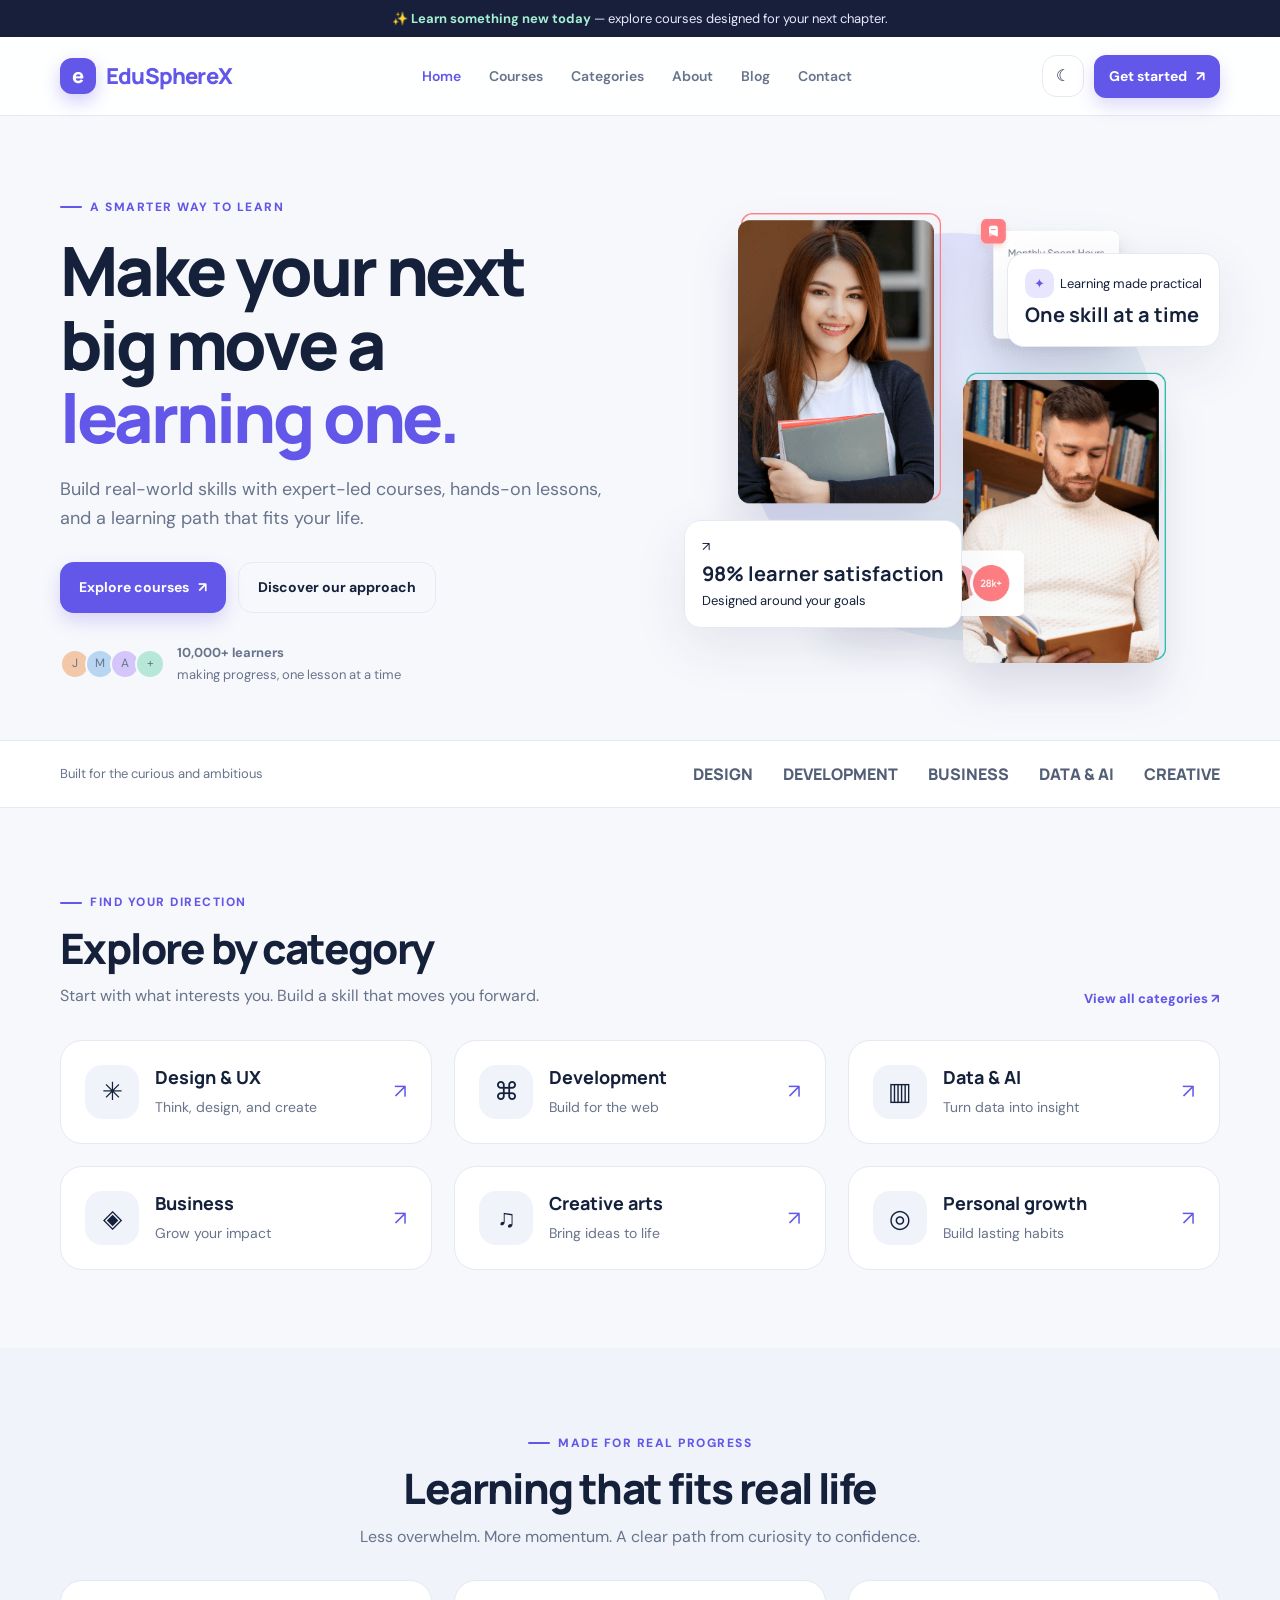
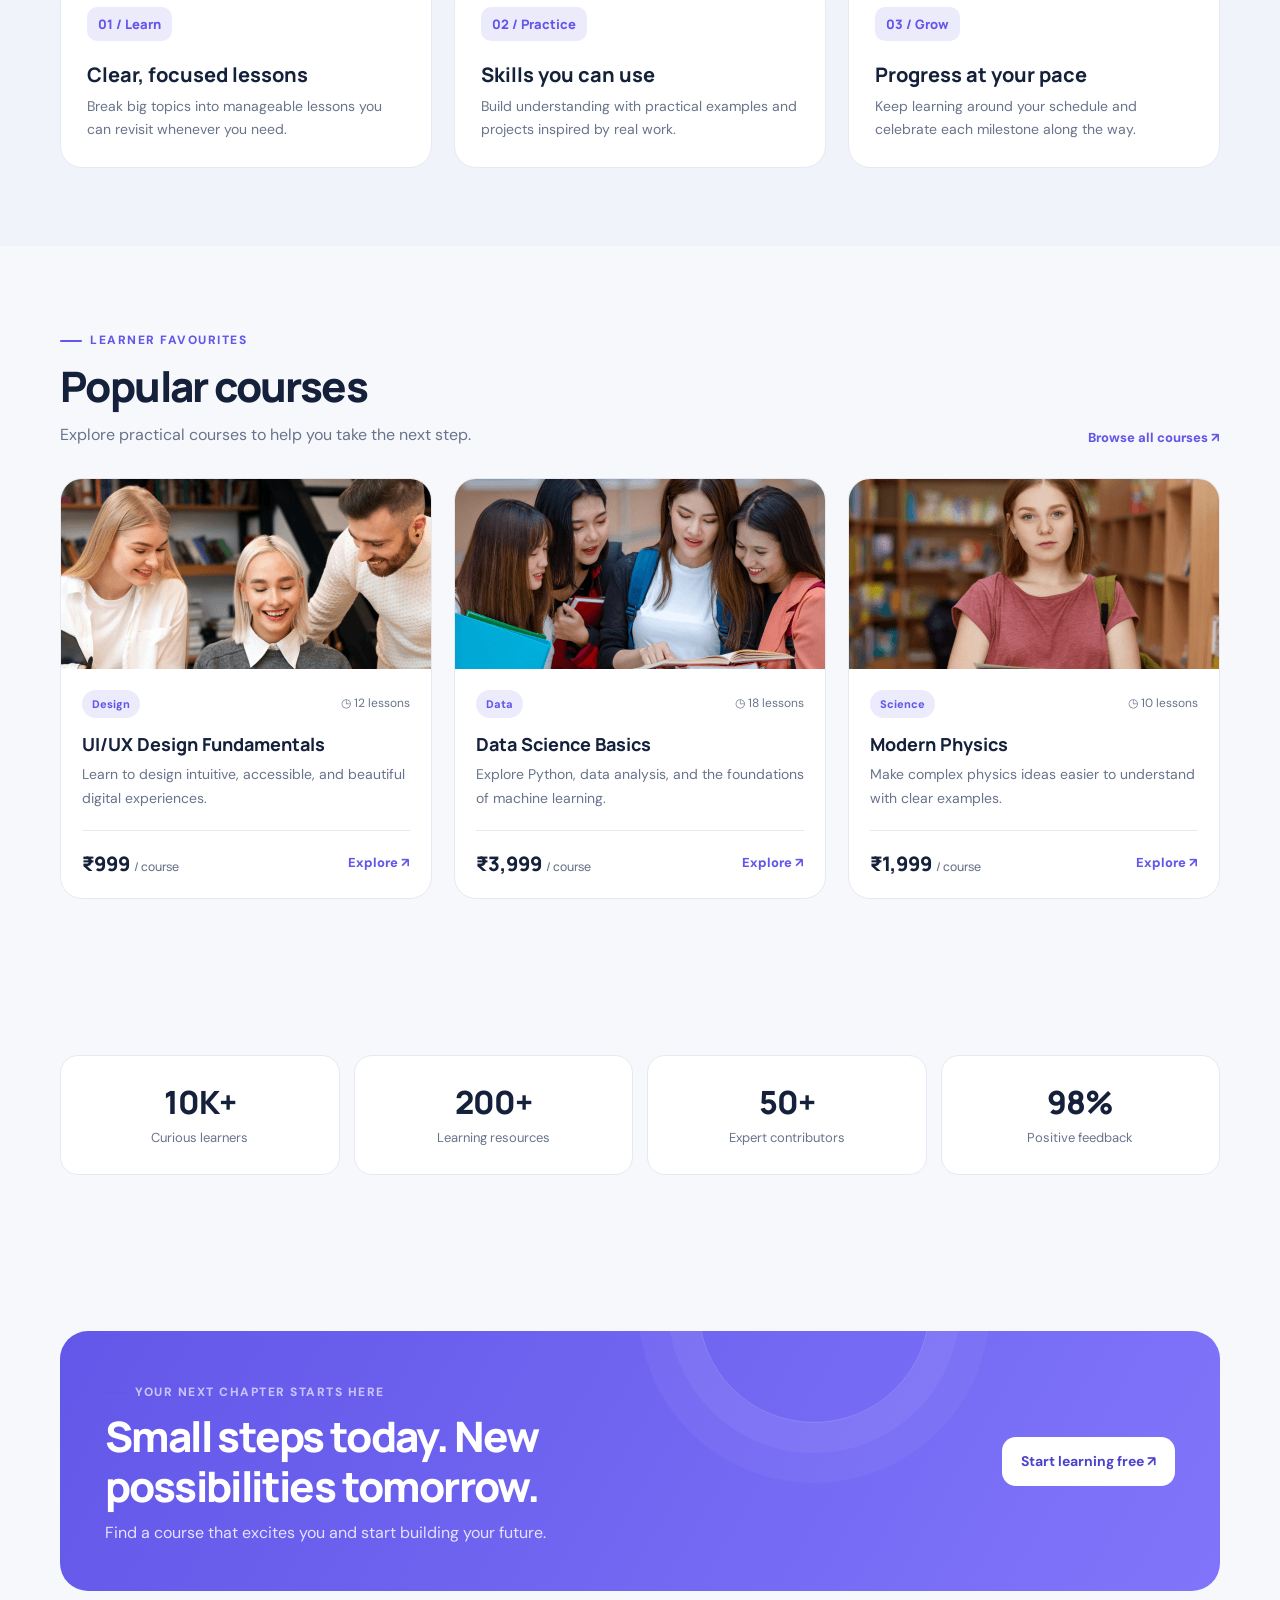
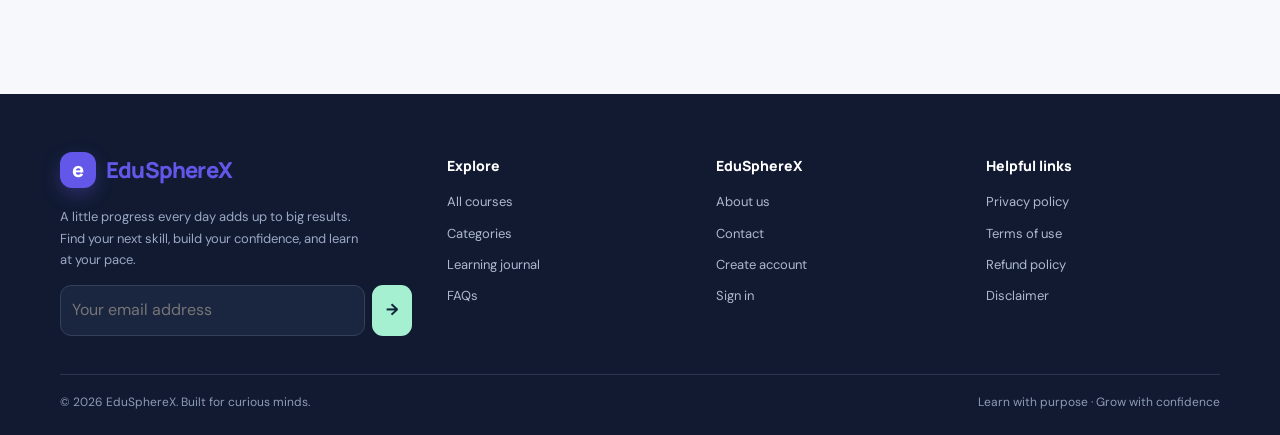
<file: index.html>
<!doctype html>
<html lang="en">

<head>
    <meta charset="utf-8">
    <meta name="viewport" content="width=device-width,initial-scale=1">
    <meta name="theme-color" content="#6257e8">
    <meta name="description"
        content="Discover expert-led courses in design, development, data, business, and creative skills with EduSphereX.">
    <title>Learn skills for what comes next | EduSphereX</title>
    <link rel="icon" href="favicon.png">
    <link rel="stylesheet" href="assets/css/modern.css">
</head>

<body>
    <div class="announcement">✨ <strong>Learn something new today</strong> — explore courses designed for your next
        chapter.</div>
    <header class="header">
        <div class="container nav-wrap"><a class="brand" href="index.html" aria-label="EduSphereX home"><span
                    class="brand-mark">e</span><span>EduSphere<span>X</span></span></a>
            <nav class="nav-links" data-nav aria-label="Main navigation"><a href="index.html" class="active">Home</a><a
                    href="assets/html/courses.html" class="">Courses</a><a href="assets/html/categories.html"
                    class="">Categories</a><a href="assets/html/about.html" class="">About</a><a
                    href="assets/html/blog.html" class="">Blog</a><a href="assets/html/contact.html"
                    class="">Contact</a></nav>
            <div class="nav-actions"><button class="theme-toggle" data-theme-toggle
                    aria-label="Toggle light and dark theme">☾</button><a class="btn btn-sm"
                    href="assets/html/register.html">Get started <span>↗</span></a><button class="menu-toggle"
                    data-menu-toggle aria-label="Open navigation" aria-expanded="false">☰</button></div>
        </div>
    </header>
    <main>
        <section class="hero">
            <div class="container hero-grid">
                <div class="reveal"><span class="eyebrow">A smarter way to learn</span>
                    <h1>Make your next big move a <span class="highlight">learning one.</span></h1>
                    <p class="hero-copy">Build real-world skills with expert-led courses, hands-on lessons, and a
                        learning path that fits your life.</p>
                    <div class="hero-actions"><a class="btn" href="assets/html/courses.html">Explore courses
                            <span>↗</span></a><a class="btn btn-outline" href="assets/html/about.html">Discover our
                            approach</a></div>
                    <div class="hero-note">
                        <div class="avatars"><span>J</span><span>M</span><span>A</span><span>+</span></div>
                        <span><strong>10,000+ learners</strong><br>making progress, one lesson at a time</span>
                    </div>
                </div>
                <div class="hero-visual">
                    <div class="hero-orb"></div><img class="hero-image" src="assets/images/hero-banner.png"
                        alt="Illustration of online learning" onerror="this.style.display='none'">
                    <div class="floating-card float-top"><span class="float-icon">✦</span>Learning made
                        practical<strong>One skill at a time</strong></div>
                    <div class="floating-card float-bottom">↗ <strong>98% learner satisfaction</strong><span>Designed
                            around your goals</span></div>
                </div>
            </div>
        </section>
        <section class="trust-strip">
            <div class="container trust-inner"><span>Built for the curious and ambitious</span>
                <div class="trust-logos"><span>DESIGN</span><span>DEVELOPMENT</span><span>BUSINESS</span><span>DATA &
                        AI</span><span>CREATIVE</span></div>
            </div>
        </section>
        <section class="section">
            <div class="container">
                <div class="section-head">
                    <div><span class="eyebrow">Find your direction</span>
                        <h2>Explore by category</h2>
                        <p>Start with what interests you. Build a skill that moves you forward.</p>
                    </div><a class="text-link" href="assets/html/categories.html">View all categories ↗</a>
                </div>
                <div class="grid"><a class="category-card" href="assets/html/courses.html">
                        <div class="category-icon">✳</div>
                        <div>
                            <h3>Design & UX</h3>
                            <p>Think, design, and create</p>
                        </div><span class="card-arrow">↗</span>
                    </a><a class="category-card" href="assets/html/courses.html">
                        <div class="category-icon">⌘</div>
                        <div>
                            <h3>Development</h3>
                            <p>Build for the web</p>
                        </div><span class="card-arrow">↗</span>
                    </a><a class="category-card" href="assets/html/courses.html">
                        <div class="category-icon">▥</div>
                        <div>
                            <h3>Data & AI</h3>
                            <p>Turn data into insight</p>
                        </div><span class="card-arrow">↗</span>
                    </a><a class="category-card" href="assets/html/courses.html">
                        <div class="category-icon">◈</div>
                        <div>
                            <h3>Business</h3>
                            <p>Grow your impact</p>
                        </div><span class="card-arrow">↗</span>
                    </a><a class="category-card" href="assets/html/courses.html">
                        <div class="category-icon">♫</div>
                        <div>
                            <h3>Creative arts</h3>
                            <p>Bring ideas to life</p>
                        </div><span class="card-arrow">↗</span>
                    </a><a class="category-card" href="assets/html/courses.html">
                        <div class="category-icon">◎</div>
                        <div>
                            <h3>Personal growth</h3>
                            <p>Build lasting habits</p>
                        </div><span class="card-arrow">↗</span>
                    </a></div>
            </div>
        </section>
        <section class="section feature-section">
            <div class="container">
                <div class="section-head center"><span class="eyebrow">Made for real progress</span>
                    <h2>Learning that fits real life</h2>
                    <p>Less overwhelm. More momentum. A clear path from curiosity to confidence.</p>
                </div>
                <div class="grid">
                    <article class="feature-card"><span class="feature-number">01 / Learn</span>
                        <h3>Clear, focused lessons</h3>
                        <p>Break big topics into manageable lessons you can revisit whenever you need.</p>
                    </article>
                    <article class="feature-card"><span class="feature-number">02 / Practice</span>
                        <h3>Skills you can use</h3>
                        <p>Build understanding with practical examples and projects inspired by real work.</p>
                    </article>
                    <article class="feature-card"><span class="feature-number">03 / Grow</span>
                        <h3>Progress at your pace</h3>
                        <p>Keep learning around your schedule and celebrate each milestone along the way.</p>
                    </article>
                </div>
            </div>
        </section>
        <section class="section">
            <div class="container">
                <div class="section-head">
                    <div><span class="eyebrow">Learner favourites</span>
                        <h2>Popular courses</h2>
                        <p>Explore practical courses to help you take the next step.</p>
                    </div><a class="text-link" href="assets/html/courses.html">Browse all courses ↗</a>
                </div>
                <div class="grid">
                    <article class="course-card" data-course-card data-category="design"><img class="course-image"
                            src="assets/images/course-1.png" alt="UI/UX Design Fundamentals course" loading="lazy"
                            onerror="this.src='assets/images/c1.png'">
                        <div class="course-body">
                            <div class="course-meta"><span class="pill">Design</span><span>◷ 12 lessons</span></div>
                            <h3>UI/UX Design Fundamentals</h3>
                            <p>Learn to design intuitive, accessible, and beautiful digital experiences.</p>
                            <div class="course-bottom"><span class="price">₹999 <small>/ course</small></span><a
                                    class="text-link" data-enroll href="assets/html/register.html">Explore ↗</a></div>
                        </div>
                    </article>
                    <article class="course-card" data-course-card data-category="data"><img class="course-image"
                            src="assets/images/course-2.png" alt="Data Science Basics course" loading="lazy"
                            onerror="this.src='assets/images/c1.png'">
                        <div class="course-body">
                            <div class="course-meta"><span class="pill">Data</span><span>◷ 18 lessons</span></div>
                            <h3>Data Science Basics</h3>
                            <p>Explore Python, data analysis, and the foundations of machine learning.</p>
                            <div class="course-bottom"><span class="price">₹3,999 <small>/ course</small></span><a
                                    class="text-link" data-enroll href="assets/html/register.html">Explore ↗</a></div>
                        </div>
                    </article>
                    <article class="course-card" data-course-card data-category="science"><img class="course-image"
                            src="assets/images/course-3.png" alt="Modern Physics course" loading="lazy"
                            onerror="this.src='assets/images/c1.png'">
                        <div class="course-body">
                            <div class="course-meta"><span class="pill">Science</span><span>◷ 10 lessons</span></div>
                            <h3>Modern Physics</h3>
                            <p>Make complex physics ideas easier to understand with clear examples.</p>
                            <div class="course-bottom"><span class="price">₹1,999 <small>/ course</small></span><a
                                    class="text-link" data-enroll href="assets/html/register.html">Explore ↗</a></div>
                        </div>
                    </article>
                </div>
            </div>
        </section>
        <section class="section">
            <div class="container">
                <div class="stats-grid">
                    <div class="stat"><strong>10K+</strong><span>Curious learners</span></div>
                    <div class="stat"><strong>200+</strong><span>Learning resources</span></div>
                    <div class="stat"><strong>50+</strong><span>Expert contributors</span></div>
                    <div class="stat"><strong>98%</strong><span>Positive feedback</span></div>
                </div>
            </div>
        </section>
        <section class="section">
            <div class="container">
                <div class="cta-panel">
                    <div><span class="eyebrow" style="color:#c9c4ff">Your next chapter starts here</span>
                        <h2>Small steps today. New possibilities tomorrow.</h2>
                        <p>Find a course that excites you and start building your future.</p>
                    </div><a class="btn" href="assets/html/register.html">Start learning free ↗</a>
                </div>
            </div>
        </section>
    </main>
    <footer class="footer">
        <div class="container">
            <div class="footer-grid">
                <div><a class="brand" href="index.html"><span
                            class="brand-mark">e</span><span>EduSphere<span>X</span></span></a>
                    <p>A little progress every day adds up to big results. Find your next skill, build your confidence,
                        and learn at your pace.</p>
                    <form class="newsletter" data-demo-form="newsletter"><label class="sr-only"
                            for="newsletter-email">Email address</label><input id="newsletter-email" type="email"
                            placeholder="Your email address" required aria-label="Your email address"><button
                            type="submit" aria-label="Subscribe">→</button></form>
                </div>
                <div>
                    <h4>Explore</h4>
                    <div class="footer-links"><a href="assets/html/courses.html">All courses</a><a
                            href="assets/html/categories.html">Categories</a><a href="assets/html/blog.html">Learning
                            journal</a><a href="assets/html/faq.html">FAQs</a></div>
                </div>
                <div>
                    <h4>EduSphereX</h4>
                    <div class="footer-links"><a href="assets/html/about.html">About us</a><a
                            href="assets/html/contact.html">Contact</a><a href="assets/html/register.html">Create
                            account</a><a href="assets/html/login.html">Sign in</a></div>
                </div>
                <div>
                    <h4>Helpful links</h4>
                    <div class="footer-links"><a href="assets/html/privacy.html">Privacy policy</a><a
                            href="assets/html/terms.html">Terms of use</a><a href="assets/html/refund.html">Refund
                            policy</a><a href="assets/html/disclaimer.html">Disclaimer</a></div>
                </div>
            </div>
            <div class="footer-bottom"><span>© <span data-year></span> EduSphereX. Built for curious
                    minds.</span><span>Learn with purpose · Grow with confidence</span></div>
        </div>
    </footer>
    <div class="toast" data-toast role="status" aria-live="polite"></div>
    <script src="assets/js/modern.js" defer></script>
</body>

</html>
</file>
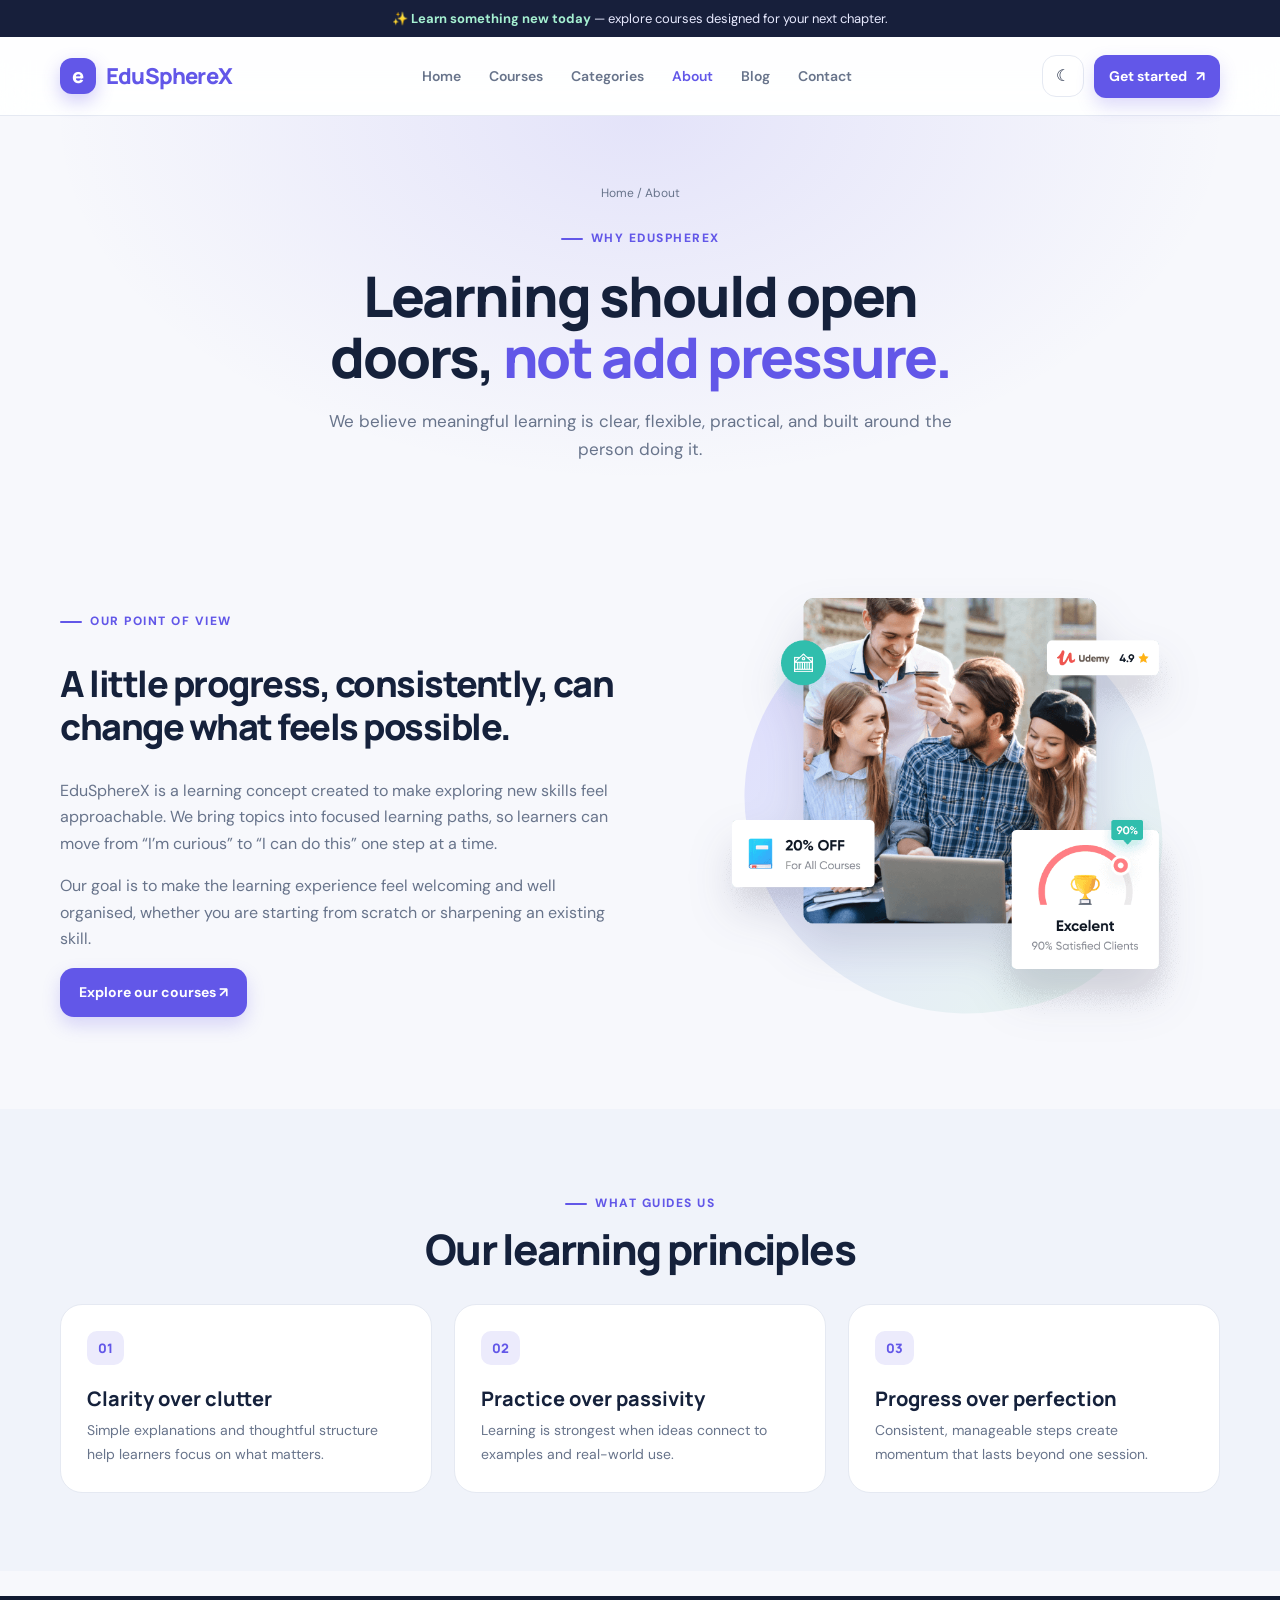
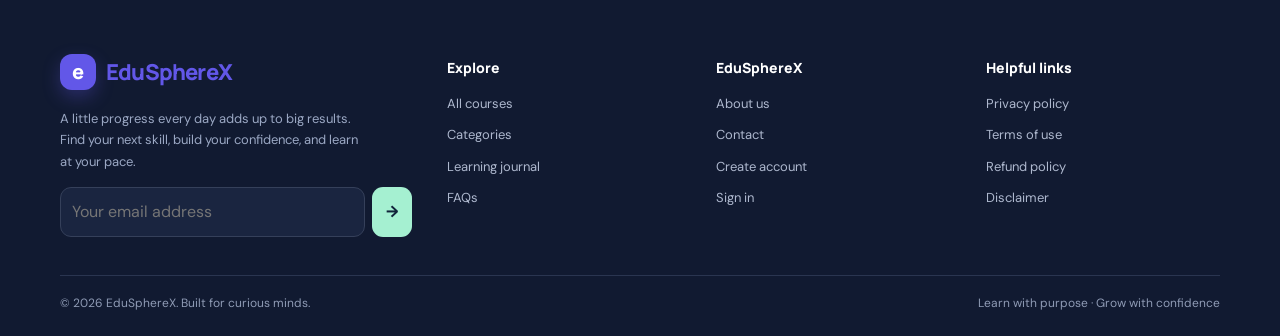
<file: assets/html/about.html>
<!doctype html>
<html lang="en">

<head>
    <meta charset="utf-8">
    <meta name="viewport" content="width=device-width,initial-scale=1">
    <meta name="theme-color" content="#6257e8">
    <meta name="description" content="Explore a better way to learn with EduSphereX.">
    <title>About EduSphereX | EduSphereX</title>
    <link rel="icon" href="../../favicon.png">
    <link rel="stylesheet" href="../../assets/css/modern.css">
</head>

<body>
    <div class="announcement">✨ <strong>Learn something new today</strong> — explore courses designed for your next
        chapter.</div>
    <header class="header">
        <div class="container nav-wrap"><a class="brand" href="../../index.html" aria-label="EduSphereX home"><span
                    class="brand-mark">e</span><span>EduSphere<span>X</span></span></a>
            <nav class="nav-links" data-nav aria-label="Main navigation"><a href="../../index.html" class="">Home</a><a
                    href="courses.html" class="">Courses</a><a href="categories.html" class="">Categories</a><a
                    href="about.html" class="active">About</a><a href="blog.html" class="">Blog</a><a
                    href="contact.html" class="">Contact</a></nav>
            <div class="nav-actions"><button class="theme-toggle" data-theme-toggle
                    aria-label="Toggle light and dark theme">☾</button><a class="btn btn-sm" href="register.html">Get
                    started <span>↗</span></a><button class="menu-toggle" data-menu-toggle aria-label="Open navigation"
                    aria-expanded="false">☰</button></div>
        </div>
    </header>
    <main>
        <section class="page-hero">
            <div class="container">
                <div class="breadcrumbs">Home / About</div><span class="eyebrow">Why EduSphereX</span>
                <h1>Learning should open doors, <span class="highlight">not add pressure.</span></h1>
                <p>We believe meaningful learning is clear, flexible, practical, and built around the person doing it.
                </p>
            </div>
        </section>
        <section class="section">
            <div class="container hero-grid">
                <div><span class="eyebrow">Our point of view</span>
                    <h2 style="font:800 36px/1.2 Manrope;letter-spacing:-1.5px">A little progress, consistently, can
                        change what feels possible.</h2>
                    <p style="color:var(--muted)">EduSphereX is a learning concept created to make exploring new skills
                        feel approachable. We bring topics into focused learning paths, so learners can move from “I’m
                        curious” to “I can do this” one step at a time.</p>
                    <p style="color:var(--muted)">Our goal is to make the learning experience feel welcoming and well
                        organised, whether you are starting from scratch or sharpening an existing skill.</p><a
                        class="btn" href="courses.html">Explore our courses ↗</a>
                </div>
                <div class="hero-visual">
                    <div class="hero-orb"></div><img class="hero-image" src="../images/about-banner.png"
                        alt="Illustration representing the learning community" loading="lazy">
                </div>
            </div>
        </section>
        <section class="section feature-section">
            <div class="container">
                <div class="section-head center"><span class="eyebrow">What guides us</span>
                    <h2>Our learning principles</h2>
                </div>
                <div class="grid">
                    <article class="feature-card"><span class="feature-number">01</span>
                        <h3>Clarity over clutter</h3>
                        <p>Simple explanations and thoughtful structure help learners focus on what matters.</p>
                    </article>
                    <article class="feature-card"><span class="feature-number">02</span>
                        <h3>Practice over passivity</h3>
                        <p>Learning is strongest when ideas connect to examples and real-world use.</p>
                    </article>
                    <article class="feature-card"><span class="feature-number">03</span>
                        <h3>Progress over perfection</h3>
                        <p>Consistent, manageable steps create momentum that lasts beyond one session.</p>
                    </article>
                </div>
            </div>
        </section>
    </main>
    <footer class="footer">
        <div class="container">
            <div class="footer-grid">
                <div><a class="brand" href="../../index.html"><span
                            class="brand-mark">e</span><span>EduSphere<span>X</span></span></a>
                    <p>A little progress every day adds up to big results. Find your next skill, build your confidence,
                        and learn at your pace.</p>
                    <form class="newsletter" data-demo-form="newsletter"><label class="sr-only"
                            for="newsletter-email">Email address</label><input id="newsletter-email" type="email"
                            placeholder="Your email address" required aria-label="Your email address"><button
                            type="submit" aria-label="Subscribe">→</button></form>
                </div>
                <div>
                    <h4>Explore</h4>
                    <div class="footer-links"><a href="../../assets/html/courses.html">All courses</a><a
                            href="../../assets/html/categories.html">Categories</a><a
                            href="../../assets/html/blog.html">Learning journal</a><a
                            href="../../assets/html/faq.html">FAQs</a></div>
                </div>
                <div>
                    <h4>EduSphereX</h4>
                    <div class="footer-links"><a href="../../assets/html/about.html">About us</a><a
                            href="../../assets/html/contact.html">Contact</a><a
                            href="../../assets/html/register.html">Create account</a><a
                            href="../../assets/html/login.html">Sign in</a></div>
                </div>
                <div>
                    <h4>Helpful links</h4>
                    <div class="footer-links"><a href="../../assets/html/privacy.html">Privacy policy</a><a
                            href="../../assets/html/terms.html">Terms of use</a><a
                            href="../../assets/html/refund.html">Refund policy</a><a
                            href="../../assets/html/disclaimer.html">Disclaimer</a></div>
                </div>
            </div>
            <div class="footer-bottom"><span>© <span data-year></span> EduSphereX. Built for curious
                    minds.</span><span>Learn with purpose · Grow with confidence</span></div>
        </div>
    </footer>
    <div class="toast" data-toast role="status" aria-live="polite"></div>
    <script src="../../assets/js/modern.js" defer></script>
</body>

</html>
</file>
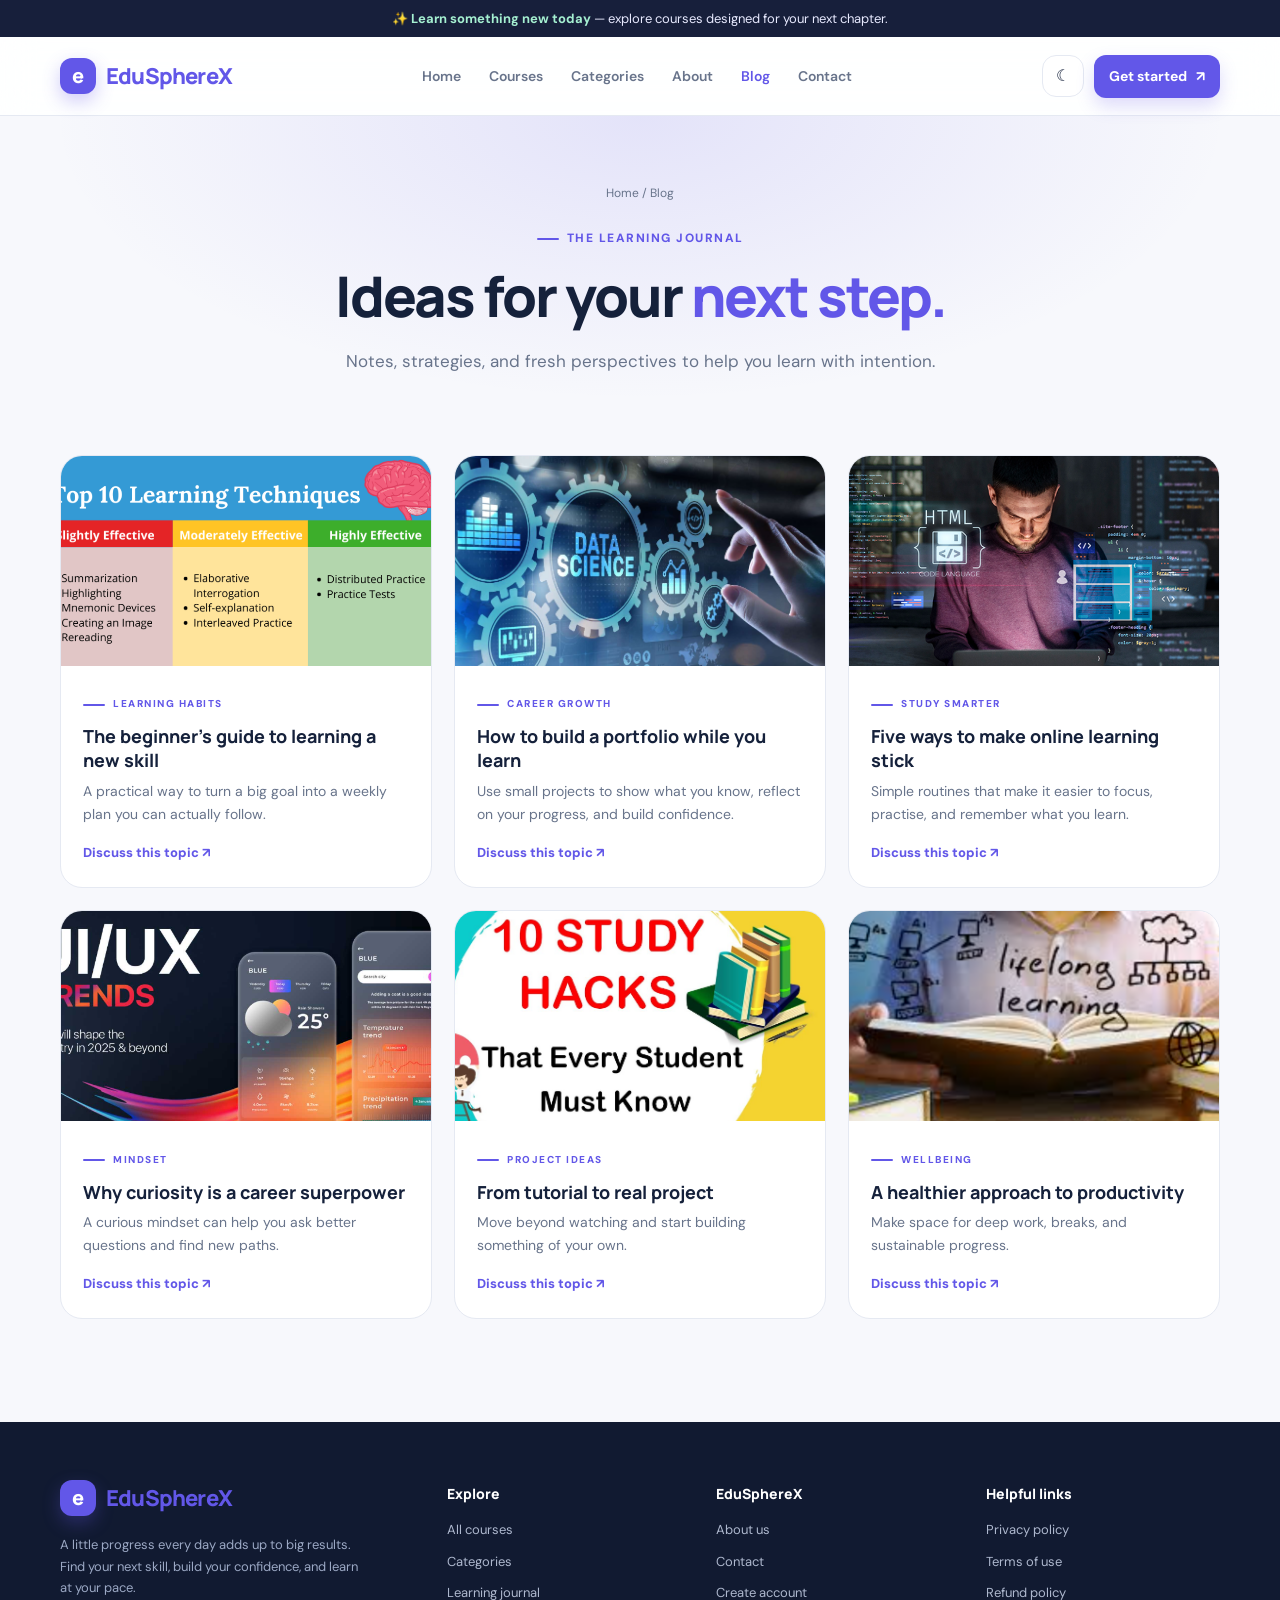
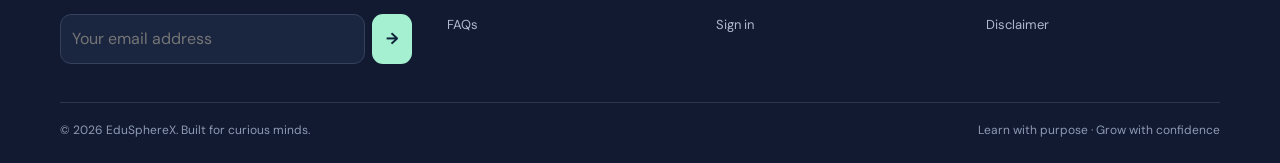
<file: assets/html/blog.html>
<!doctype html>
<html lang="en">

<head>
    <meta charset="utf-8">
    <meta name="viewport" content="width=device-width,initial-scale=1">
    <meta name="theme-color" content="#6257e8">
    <meta name="description" content="Explore a better way to learn with EduSphereX.">
    <title>Learning journal | EduSphereX</title>
    <link rel="icon" href="../../favicon.png">
    <link rel="stylesheet" href="../../assets/css/modern.css">
</head>

<body>
    <div class="announcement">✨ <strong>Learn something new today</strong> — explore courses designed for your next
        chapter.</div>
    <header class="header">
        <div class="container nav-wrap"><a class="brand" href="../../index.html" aria-label="EduSphereX home"><span
                    class="brand-mark">e</span><span>EduSphere<span>X</span></span></a>
            <nav class="nav-links" data-nav aria-label="Main navigation"><a href="../../index.html" class="">Home</a><a
                    href="courses.html" class="">Courses</a><a href="categories.html" class="">Categories</a><a
                    href="about.html" class="">About</a><a href="blog.html" class="active">Blog</a><a
                    href="contact.html" class="">Contact</a></nav>
            <div class="nav-actions"><button class="theme-toggle" data-theme-toggle
                    aria-label="Toggle light and dark theme">☾</button><a class="btn btn-sm" href="register.html">Get
                    started <span>↗</span></a><button class="menu-toggle" data-menu-toggle aria-label="Open navigation"
                    aria-expanded="false">☰</button></div>
        </div>
    </header>
    <main>
        <section class="page-hero">
            <div class="container">
                <div class="breadcrumbs">Home / Blog</div><span class="eyebrow">The learning journal</span>
                <h1>Ideas for your <span class="highlight">next step.</span></h1>
                <p>Notes, strategies, and fresh perspectives to help you learn with intention.</p>
            </div>
        </section>
        <section class="section" style="padding-top:30px">
            <div class="container">
                <div class="grid">
                    <article class="blog-card"><img class="blog-image" src="../images/blog1.png"
                            alt="The beginner’s guide to learning a new skill" loading="lazy">
                        <div class="blog-body"><span class="eyebrow">Learning habits</span>
                            <h3>The beginner’s guide to learning a new skill</h3>
                            <p>A practical way to turn a big goal into a weekly plan you can actually follow.</p><a
                                class="read-more" href="contact.html">Discuss this topic ↗</a>
                        </div>
                    </article>
                    <article class="blog-card"><img class="blog-image" src="../images/blog2.png"
                            alt="How to build a portfolio while you learn" loading="lazy">
                        <div class="blog-body"><span class="eyebrow">Career growth</span>
                            <h3>How to build a portfolio while you learn</h3>
                            <p>Use small projects to show what you know, reflect on your progress, and build confidence.
                            </p><a class="read-more" href="contact.html">Discuss this topic ↗</a>
                        </div>
                    </article>
                    <article class="blog-card"><img class="blog-image" src="../images/blog3.png"
                            alt="Five ways to make online learning stick" loading="lazy">
                        <div class="blog-body"><span class="eyebrow">Study smarter</span>
                            <h3>Five ways to make online learning stick</h3>
                            <p>Simple routines that make it easier to focus, practise, and remember what you learn.</p>
                            <a class="read-more" href="contact.html">Discuss this topic ↗</a>
                        </div>
                    </article>
                    <article class="blog-card"><img class="blog-image" src="../images/blog4.png"
                            alt="Why curiosity is a career superpower" loading="lazy">
                        <div class="blog-body"><span class="eyebrow">Mindset</span>
                            <h3>Why curiosity is a career superpower</h3>
                            <p>A curious mindset can help you ask better questions and find new paths.</p><a
                                class="read-more" href="contact.html">Discuss this topic ↗</a>
                        </div>
                    </article>
                    <article class="blog-card"><img class="blog-image" src="../images/blog5.png"
                            alt="From tutorial to real project" loading="lazy">
                        <div class="blog-body"><span class="eyebrow">Project ideas</span>
                            <h3>From tutorial to real project</h3>
                            <p>Move beyond watching and start building something of your own.</p><a class="read-more"
                                href="contact.html">Discuss this topic ↗</a>
                        </div>
                    </article>
                    <article class="blog-card"><img class="blog-image" src="../images/blog6.png"
                            alt="A healthier approach to productivity" loading="lazy">
                        <div class="blog-body"><span class="eyebrow">Wellbeing</span>
                            <h3>A healthier approach to productivity</h3>
                            <p>Make space for deep work, breaks, and sustainable progress.</p><a class="read-more"
                                href="contact.html">Discuss this topic ↗</a>
                        </div>
                    </article>
                </div>
            </div>
        </section>
    </main>
    <footer class="footer">
        <div class="container">
            <div class="footer-grid">
                <div><a class="brand" href="../../index.html"><span
                            class="brand-mark">e</span><span>EduSphere<span>X</span></span></a>
                    <p>A little progress every day adds up to big results. Find your next skill, build your confidence,
                        and learn at your pace.</p>
                    <form class="newsletter" data-demo-form="newsletter"><label class="sr-only"
                            for="newsletter-email">Email address</label><input id="newsletter-email" type="email"
                            placeholder="Your email address" required aria-label="Your email address"><button
                            type="submit" aria-label="Subscribe">→</button></form>
                </div>
                <div>
                    <h4>Explore</h4>
                    <div class="footer-links"><a href="../../assets/html/courses.html">All courses</a><a
                            href="../../assets/html/categories.html">Categories</a><a
                            href="../../assets/html/blog.html">Learning journal</a><a
                            href="../../assets/html/faq.html">FAQs</a></div>
                </div>
                <div>
                    <h4>EduSphereX</h4>
                    <div class="footer-links"><a href="../../assets/html/about.html">About us</a><a
                            href="../../assets/html/contact.html">Contact</a><a
                            href="../../assets/html/register.html">Create account</a><a
                            href="../../assets/html/login.html">Sign in</a></div>
                </div>
                <div>
                    <h4>Helpful links</h4>
                    <div class="footer-links"><a href="../../assets/html/privacy.html">Privacy policy</a><a
                            href="../../assets/html/terms.html">Terms of use</a><a
                            href="../../assets/html/refund.html">Refund policy</a><a
                            href="../../assets/html/disclaimer.html">Disclaimer</a></div>
                </div>
            </div>
            <div class="footer-bottom"><span>© <span data-year></span> EduSphereX. Built for curious
                    minds.</span><span>Learn with purpose · Grow with confidence</span></div>
        </div>
    </footer>
    <div class="toast" data-toast role="status" aria-live="polite"></div>
    <script src="../../assets/js/modern.js" defer></script>
</body>

</html>
</file>
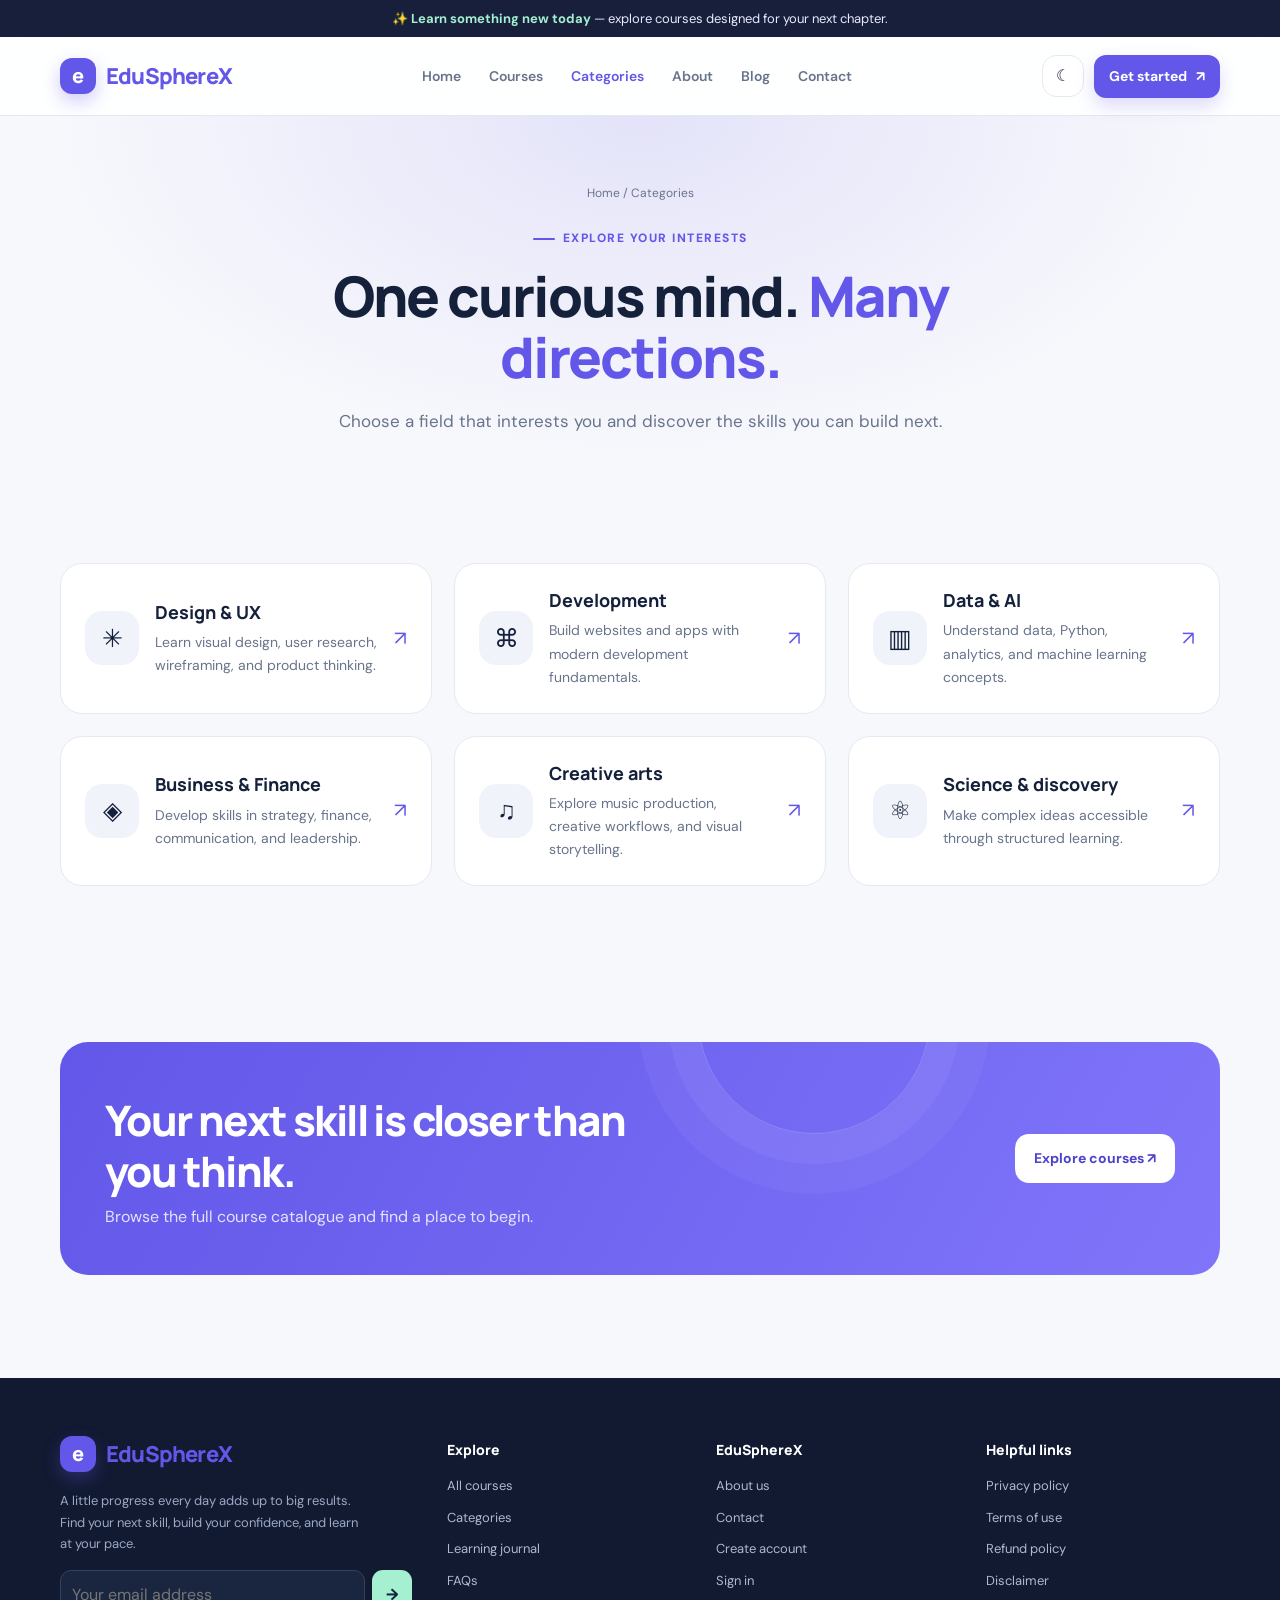
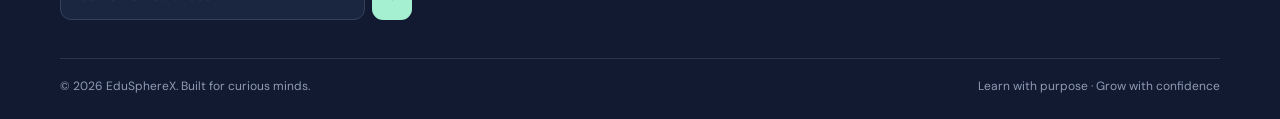
<file: assets/html/categories.html>
<!doctype html>
<html lang="en">

<head>
    <meta charset="utf-8">
    <meta name="viewport" content="width=device-width,initial-scale=1">
    <meta name="theme-color" content="#6257e8">
    <meta name="description" content="Explore a better way to learn with EduSphereX.">
    <title>Explore categories | EduSphereX</title>
    <link rel="icon" href="../../favicon.png">
    <link rel="stylesheet" href="../../assets/css/modern.css">
</head>

<body>
    <div class="announcement">✨ <strong>Learn something new today</strong> — explore courses designed for your next
        chapter.</div>
    <header class="header">
        <div class="container nav-wrap"><a class="brand" href="../../index.html" aria-label="EduSphereX home"><span
                    class="brand-mark">e</span><span>EduSphere<span>X</span></span></a>
            <nav class="nav-links" data-nav aria-label="Main navigation"><a href="../../index.html" class="">Home</a><a
                    href="courses.html" class="">Courses</a><a href="categories.html" class="active">Categories</a><a
                    href="about.html" class="">About</a><a href="blog.html" class="">Blog</a><a href="contact.html"
                    class="">Contact</a></nav>
            <div class="nav-actions"><button class="theme-toggle" data-theme-toggle
                    aria-label="Toggle light and dark theme">☾</button><a class="btn btn-sm" href="register.html">Get
                    started <span>↗</span></a><button class="menu-toggle" data-menu-toggle aria-label="Open navigation"
                    aria-expanded="false">☰</button></div>
        </div>
    </header>
    <main>
        <section class="page-hero">
            <div class="container">
                <div class="breadcrumbs">Home / Categories</div><span class="eyebrow">Explore your interests</span>
                <h1>One curious mind. <span class="highlight">Many directions.</span></h1>
                <p>Choose a field that interests you and discover the skills you can build next.</p>
            </div>
        </section>
        <section class="section">
            <div class="container">
                <div class="grid"><a class="category-card" href="courses.html">
                        <div class="category-icon">✳</div>
                        <div>
                            <h3>Design & UX</h3>
                            <p>Learn visual design, user research, wireframing, and product thinking.</p>
                        </div><span class="card-arrow">↗</span>
                    </a><a class="category-card" href="courses.html">
                        <div class="category-icon">⌘</div>
                        <div>
                            <h3>Development</h3>
                            <p>Build websites and apps with modern development fundamentals.</p>
                        </div><span class="card-arrow">↗</span>
                    </a><a class="category-card" href="courses.html">
                        <div class="category-icon">▥</div>
                        <div>
                            <h3>Data & AI</h3>
                            <p>Understand data, Python, analytics, and machine learning concepts.</p>
                        </div><span class="card-arrow">↗</span>
                    </a><a class="category-card" href="courses.html">
                        <div class="category-icon">◈</div>
                        <div>
                            <h3>Business & Finance</h3>
                            <p>Develop skills in strategy, finance, communication, and leadership.</p>
                        </div><span class="card-arrow">↗</span>
                    </a><a class="category-card" href="courses.html">
                        <div class="category-icon">♫</div>
                        <div>
                            <h3>Creative arts</h3>
                            <p>Explore music production, creative workflows, and visual storytelling.</p>
                        </div><span class="card-arrow">↗</span>
                    </a><a class="category-card" href="courses.html">
                        <div class="category-icon">⚛</div>
                        <div>
                            <h3>Science & discovery</h3>
                            <p>Make complex ideas accessible through structured learning.</p>
                        </div><span class="card-arrow">↗</span>
                    </a></div>
            </div>
        </section>
        <section class="section">
            <div class="container">
                <div class="cta-panel">
                    <div>
                        <h2>Your next skill is closer than you think.</h2>
                        <p>Browse the full course catalogue and find a place to begin.</p>
                    </div><a class="btn" href="courses.html">Explore courses ↗</a>
                </div>
            </div>
        </section>
    </main>
    <footer class="footer">
        <div class="container">
            <div class="footer-grid">
                <div><a class="brand" href="../../index.html"><span
                            class="brand-mark">e</span><span>EduSphere<span>X</span></span></a>
                    <p>A little progress every day adds up to big results. Find your next skill, build your confidence,
                        and learn at your pace.</p>
                    <form class="newsletter" data-demo-form="newsletter"><label class="sr-only"
                            for="newsletter-email">Email address</label><input id="newsletter-email" type="email"
                            placeholder="Your email address" required aria-label="Your email address"><button
                            type="submit" aria-label="Subscribe">→</button></form>
                </div>
                <div>
                    <h4>Explore</h4>
                    <div class="footer-links"><a href="../../assets/html/courses.html">All courses</a><a
                            href="../../assets/html/categories.html">Categories</a><a
                            href="../../assets/html/blog.html">Learning journal</a><a
                            href="../../assets/html/faq.html">FAQs</a></div>
                </div>
                <div>
                    <h4>EduSphereX</h4>
                    <div class="footer-links"><a href="../../assets/html/about.html">About us</a><a
                            href="../../assets/html/contact.html">Contact</a><a
                            href="../../assets/html/register.html">Create account</a><a
                            href="../../assets/html/login.html">Sign in</a></div>
                </div>
                <div>
                    <h4>Helpful links</h4>
                    <div class="footer-links"><a href="../../assets/html/privacy.html">Privacy policy</a><a
                            href="../../assets/html/terms.html">Terms of use</a><a
                            href="../../assets/html/refund.html">Refund policy</a><a
                            href="../../assets/html/disclaimer.html">Disclaimer</a></div>
                </div>
            </div>
            <div class="footer-bottom"><span>© <span data-year></span> EduSphereX. Built for curious
                    minds.</span><span>Learn with purpose · Grow with confidence</span></div>
        </div>
    </footer>
    <div class="toast" data-toast role="status" aria-live="polite"></div>
    <script src="../../assets/js/modern.js" defer></script>
</body>

</html>
</file>
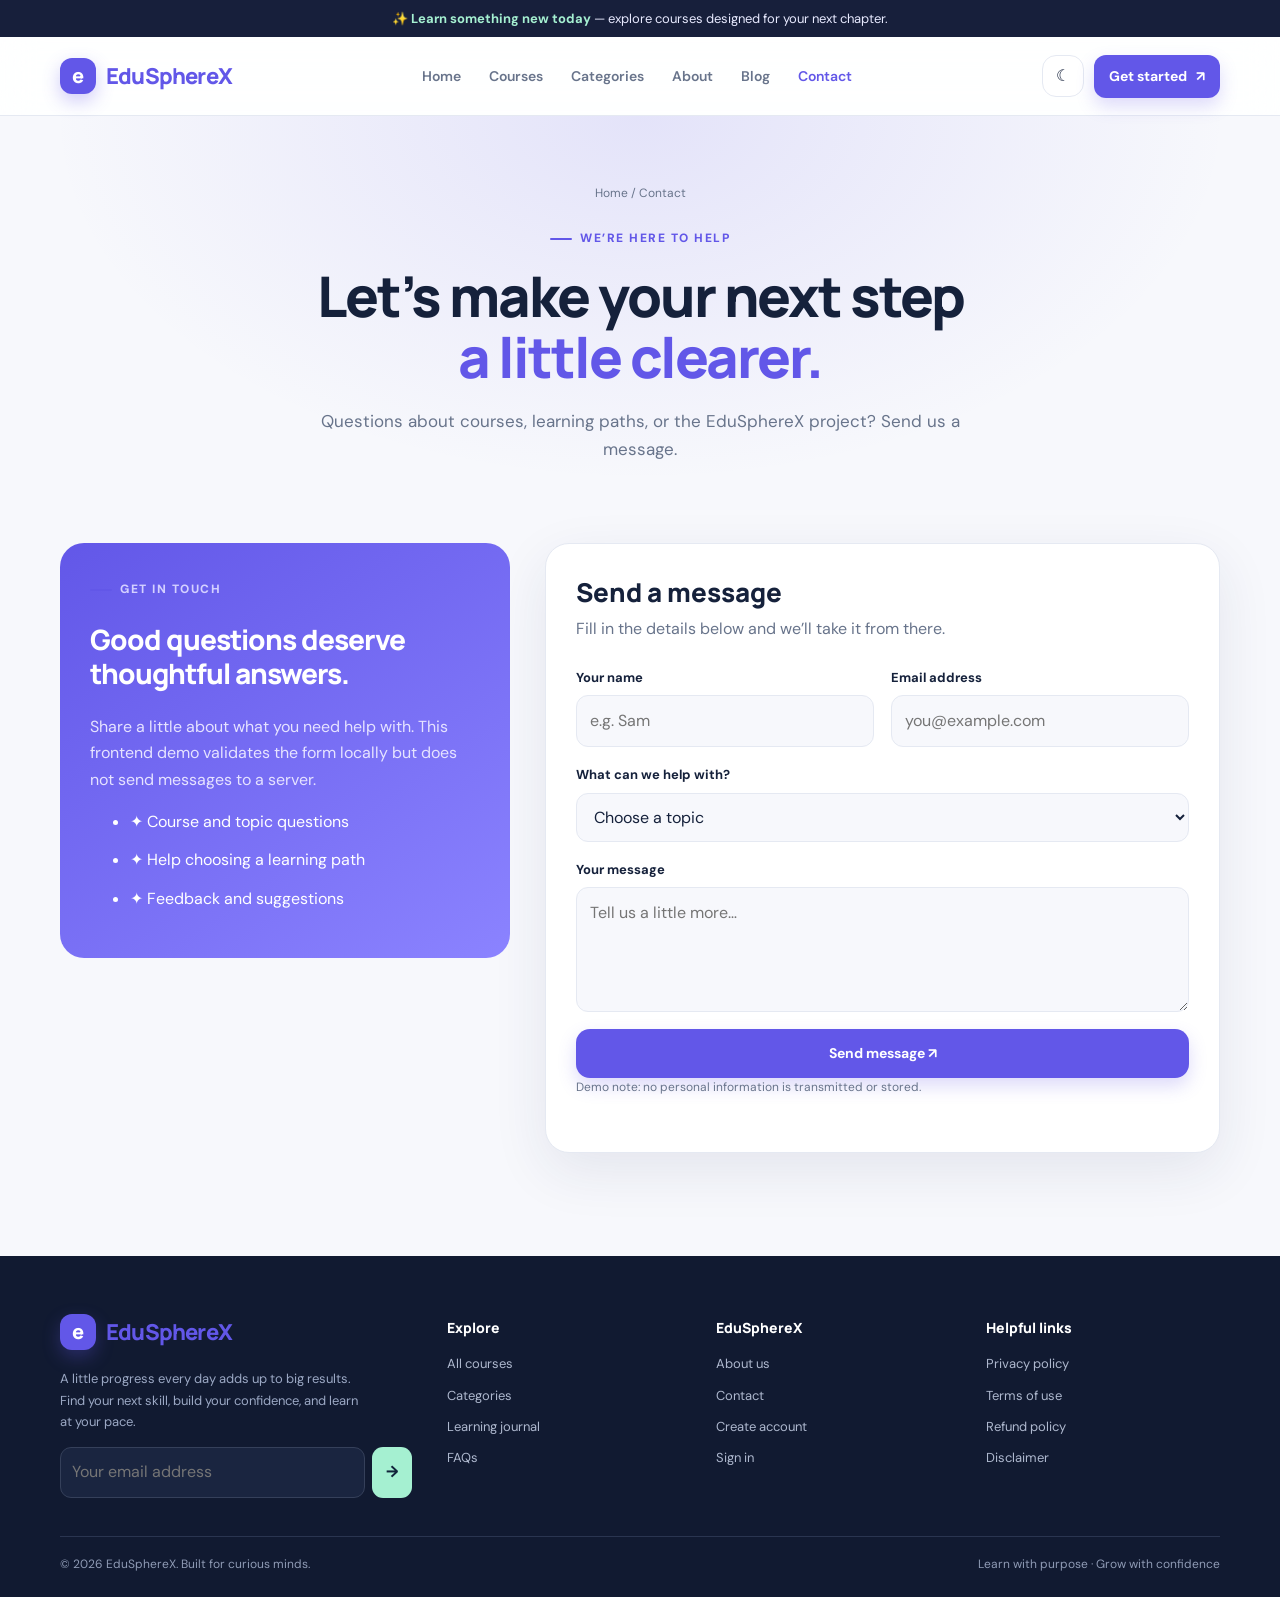
<file: assets/html/contact.html>
<!doctype html>
<html lang="en">

<head>
    <meta charset="utf-8">
    <meta name="viewport" content="width=device-width,initial-scale=1">
    <meta name="theme-color" content="#6257e8">
    <meta name="description" content="Explore a better way to learn with EduSphereX.">
    <title>Contact us | EduSphereX</title>
    <link rel="icon" href="../../favicon.png">
    <link rel="stylesheet" href="../../assets/css/modern.css">
</head>

<body>
    <div class="announcement">✨ <strong>Learn something new today</strong> — explore courses designed for your next
        chapter.</div>
    <header class="header">
        <div class="container nav-wrap"><a class="brand" href="../../index.html" aria-label="EduSphereX home"><span
                    class="brand-mark">e</span><span>EduSphere<span>X</span></span></a>
            <nav class="nav-links" data-nav aria-label="Main navigation"><a href="../../index.html" class="">Home</a><a
                    href="courses.html" class="">Courses</a><a href="categories.html" class="">Categories</a><a
                    href="about.html" class="">About</a><a href="blog.html" class="">Blog</a><a href="contact.html"
                    class="active">Contact</a></nav>
            <div class="nav-actions"><button class="theme-toggle" data-theme-toggle
                    aria-label="Toggle light and dark theme">☾</button><a class="btn btn-sm" href="register.html">Get
                    started <span>↗</span></a><button class="menu-toggle" data-menu-toggle aria-label="Open navigation"
                    aria-expanded="false">☰</button></div>
        </div>
    </header>
    <main>
        <section class="page-hero">
            <div class="container">
                <div class="breadcrumbs">Home / Contact</div><span class="eyebrow">We’re here to help</span>
                <h1>Let’s make your next step <span class="highlight">a little clearer.</span></h1>
                <p>Questions about courses, learning paths, or the EduSphereX project? Send us a message.</p>
            </div>
        </section>
        <section class="section" style="padding-top:30px">
            <div class="container form-layout">
                <aside class="form-aside"><span class="eyebrow" style="color:#d4d0ff">Get in touch</span>
                    <h2>Good questions deserve thoughtful answers.</h2>
                    <p>Share a little about what you need help with. This frontend demo validates the form locally but
                        does not send messages to a server.</p>
                    <ul>
                        <li>✦ Course and topic questions</li>
                        <li>✦ Help choosing a learning path</li>
                        <li>✦ Feedback and suggestions</li>
                    </ul>
                </aside>
                <form class="form-card" data-demo-form="contact">
                    <h2>Send a message</h2>
                    <p>Fill in the details below and we’ll take it from there.</p>
                    <div class="form-grid">
                        <div class="field"><label for="contact-name">Your name</label><input id="contact-name"
                                name="name" placeholder="e.g. Sam" required></div>
                        <div class="field"><label for="contact-email">Email address</label><input id="contact-email"
                                name="email" type="email" placeholder="you@example.com" required></div>
                        <div class="field full"><label for="contact-topic">What can we help with?</label><select
                                id="contact-topic" required>
                                <option value="">Choose a topic</option>
                                <option>Course information</option>
                                <option>Technical support</option>
                                <option>Feedback</option>
                                <option>Other</option>
                            </select></div>
                        <div class="field full"><label for="contact-message">Your message</label><textarea
                                id="contact-message" required placeholder="Tell us a little more…"></textarea></div>
                        <div class="field full"><button class="btn" type="submit">Send message ↗</button>
                            <div class="notice" data-form-notice role="status"></div>
                        </div>
                    </div>
                    <p class="form-foot">Demo note: no personal information is transmitted or stored.</p>
                </form>
            </div>
        </section>
    </main>
    <footer class="footer">
        <div class="container">
            <div class="footer-grid">
                <div><a class="brand" href="../../index.html"><span
                            class="brand-mark">e</span><span>EduSphere<span>X</span></span></a>
                    <p>A little progress every day adds up to big results. Find your next skill, build your confidence,
                        and learn at your pace.</p>
                    <form class="newsletter" data-demo-form="newsletter"><label class="sr-only"
                            for="newsletter-email">Email address</label><input id="newsletter-email" type="email"
                            placeholder="Your email address" required aria-label="Your email address"><button
                            type="submit" aria-label="Subscribe">→</button></form>
                </div>
                <div>
                    <h4>Explore</h4>
                    <div class="footer-links"><a href="../../assets/html/courses.html">All courses</a><a
                            href="../../assets/html/categories.html">Categories</a><a
                            href="../../assets/html/blog.html">Learning journal</a><a
                            href="../../assets/html/faq.html">FAQs</a></div>
                </div>
                <div>
                    <h4>EduSphereX</h4>
                    <div class="footer-links"><a href="../../assets/html/about.html">About us</a><a
                            href="../../assets/html/contact.html">Contact</a><a
                            href="../../assets/html/register.html">Create account</a><a
                            href="../../assets/html/login.html">Sign in</a></div>
                </div>
                <div>
                    <h4>Helpful links</h4>
                    <div class="footer-links"><a href="../../assets/html/privacy.html">Privacy policy</a><a
                            href="../../assets/html/terms.html">Terms of use</a><a
                            href="../../assets/html/refund.html">Refund policy</a><a
                            href="../../assets/html/disclaimer.html">Disclaimer</a></div>
                </div>
            </div>
            <div class="footer-bottom"><span>© <span data-year></span> EduSphereX. Built for curious
                    minds.</span><span>Learn with purpose · Grow with confidence</span></div>
        </div>
    </footer>
    <div class="toast" data-toast role="status" aria-live="polite"></div>
    <script src="../../assets/js/modern.js" defer></script>
</body>

</html>
</file>
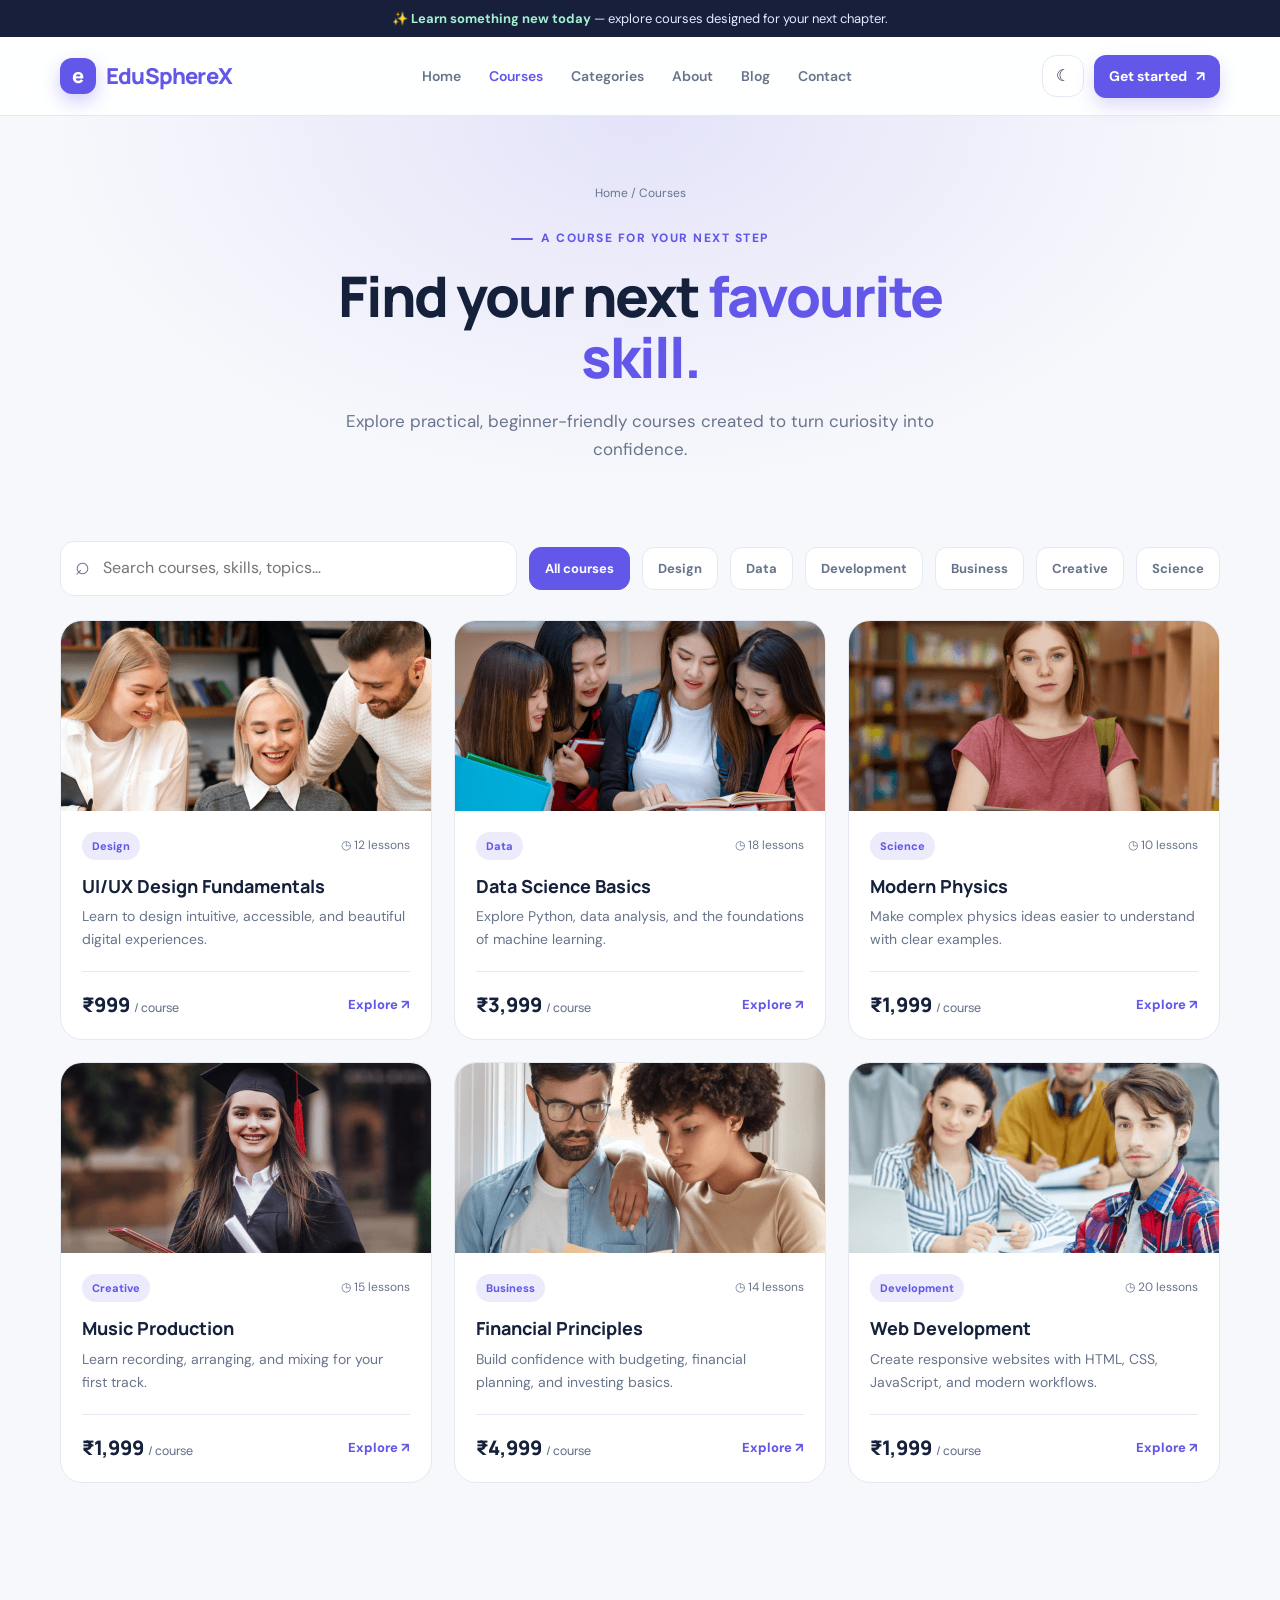
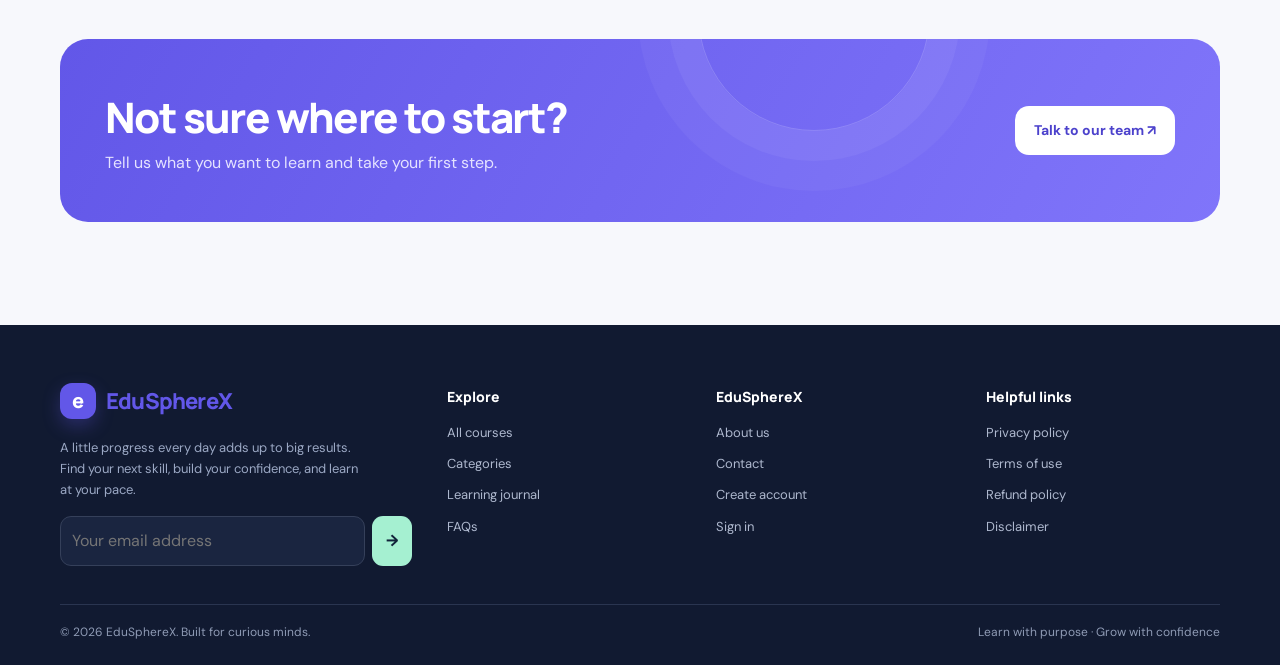
<file: assets/html/courses.html>
<!doctype html>
<html lang="en">

<head>
    <meta charset="utf-8">
    <meta name="viewport" content="width=device-width,initial-scale=1">
    <meta name="theme-color" content="#6257e8">
    <meta name="description"
        content="Browse and search practical online courses across design, development, data, business, science, and creative skills.">
    <title>Explore courses | EduSphereX</title>
    <link rel="icon" href="../../favicon.png">
    <link rel="stylesheet" href="../../assets/css/modern.css">
</head>

<body>
    <div class="announcement">✨ <strong>Learn something new today</strong> — explore courses designed for your next
        chapter.</div>
    <header class="header">
        <div class="container nav-wrap"><a class="brand" href="../../index.html" aria-label="EduSphereX home"><span
                    class="brand-mark">e</span><span>EduSphere<span>X</span></span></a>
            <nav class="nav-links" data-nav aria-label="Main navigation"><a href="../../index.html" class="">Home</a><a
                    href="courses.html" class="active">Courses</a><a href="categories.html" class="">Categories</a><a
                    href="about.html" class="">About</a><a href="blog.html" class="">Blog</a><a href="contact.html"
                    class="">Contact</a></nav>
            <div class="nav-actions"><button class="theme-toggle" data-theme-toggle
                    aria-label="Toggle light and dark theme">☾</button><a class="btn btn-sm" href="register.html">Get
                    started <span>↗</span></a><button class="menu-toggle" data-menu-toggle aria-label="Open navigation"
                    aria-expanded="false">☰</button></div>
        </div>
    </header>
    <main>
        <section class="page-hero">
            <div class="container">
                <div class="breadcrumbs">Home / Courses</div><span class="eyebrow">A course for your next step</span>
                <h1>Find your next <span class="highlight">favourite skill.</span></h1>
                <p>Explore practical, beginner-friendly courses created to turn curiosity into confidence.</p>
            </div>
        </section>
        <section class="section" style="padding-top:28px">
            <div class="container">
                <div class="toolbar">
                    <div class="searchbox"><input data-course-search type="search"
                            placeholder="Search courses, skills, topics…" aria-label="Search courses"></div><button
                        class="filter-btn active" data-course-filter="all">All courses</button><button
                        class="filter-btn" data-course-filter="design">Design</button><button class="filter-btn"
                        data-course-filter="data">Data</button><button class="filter-btn"
                        data-course-filter="development">Development</button><button class="filter-btn"
                        data-course-filter="business">Business</button><button class="filter-btn"
                        data-course-filter="creative">Creative</button><button class="filter-btn"
                        data-course-filter="science">Science</button>
                </div>
                <div class="grid">
                    <article class="course-card" data-course-card data-category="design"><img class="course-image"
                            src="../images/course-1.png" alt="UI/UX Design Fundamentals course" loading="lazy"
                            onerror="this.src='../images/c1.png'">
                        <div class="course-body">
                            <div class="course-meta"><span class="pill">Design</span><span>◷ 12 lessons</span></div>
                            <h3>UI/UX Design Fundamentals</h3>
                            <p>Learn to design intuitive, accessible, and beautiful digital experiences.</p>
                            <div class="course-bottom"><span class="price">₹999 <small>/ course</small></span><a
                                    class="text-link" data-enroll href="register.html">Explore ↗</a></div>
                        </div>
                    </article>
                    <article class="course-card" data-course-card data-category="data"><img class="course-image"
                            src="../images/course-2.png" alt="Data Science Basics course" loading="lazy"
                            onerror="this.src='../images/c1.png'">
                        <div class="course-body">
                            <div class="course-meta"><span class="pill">Data</span><span>◷ 18 lessons</span></div>
                            <h3>Data Science Basics</h3>
                            <p>Explore Python, data analysis, and the foundations of machine learning.</p>
                            <div class="course-bottom"><span class="price">₹3,999 <small>/ course</small></span><a
                                    class="text-link" data-enroll href="register.html">Explore ↗</a></div>
                        </div>
                    </article>
                    <article class="course-card" data-course-card data-category="science"><img class="course-image"
                            src="../images/course-3.png" alt="Modern Physics course" loading="lazy"
                            onerror="this.src='../images/c1.png'">
                        <div class="course-body">
                            <div class="course-meta"><span class="pill">Science</span><span>◷ 10 lessons</span></div>
                            <h3>Modern Physics</h3>
                            <p>Make complex physics ideas easier to understand with clear examples.</p>
                            <div class="course-bottom"><span class="price">₹1,999 <small>/ course</small></span><a
                                    class="text-link" data-enroll href="register.html">Explore ↗</a></div>
                        </div>
                    </article>
                    <article class="course-card" data-course-card data-category="creative"><img class="course-image"
                            src="../images/course-4.png" alt="Music Production course" loading="lazy"
                            onerror="this.src='../images/c1.png'">
                        <div class="course-body">
                            <div class="course-meta"><span class="pill">Creative</span><span>◷ 15 lessons</span></div>
                            <h3>Music Production</h3>
                            <p>Learn recording, arranging, and mixing for your first track.</p>
                            <div class="course-bottom"><span class="price">₹1,999 <small>/ course</small></span><a
                                    class="text-link" data-enroll href="register.html">Explore ↗</a></div>
                        </div>
                    </article>
                    <article class="course-card" data-course-card data-category="business"><img class="course-image"
                            src="../images/course-5.png" alt="Financial Principles course" loading="lazy"
                            onerror="this.src='../images/c1.png'">
                        <div class="course-body">
                            <div class="course-meta"><span class="pill">Business</span><span>◷ 14 lessons</span></div>
                            <h3>Financial Principles</h3>
                            <p>Build confidence with budgeting, financial planning, and investing basics.</p>
                            <div class="course-bottom"><span class="price">₹4,999 <small>/ course</small></span><a
                                    class="text-link" data-enroll href="register.html">Explore ↗</a></div>
                        </div>
                    </article>
                    <article class="course-card" data-course-card data-category="development"><img class="course-image"
                            src="../images/course-6.png" alt="Web Development course" loading="lazy"
                            onerror="this.src='../images/c1.png'">
                        <div class="course-body">
                            <div class="course-meta"><span class="pill">Development</span><span>◷ 20 lessons</span>
                            </div>
                            <h3>Web Development</h3>
                            <p>Create responsive websites with HTML, CSS, JavaScript, and modern workflows.</p>
                            <div class="course-bottom"><span class="price">₹1,999 <small>/ course</small></span><a
                                    class="text-link" data-enroll href="register.html">Explore ↗</a></div>
                        </div>
                    </article>
                </div>
                <p class="empty-state" data-empty>No courses match that search. Try another keyword or category.</p>
            </div>
        </section>
        <section class="section">
            <div class="container">
                <div class="cta-panel">
                    <div>
                        <h2>Not sure where to start?</h2>
                        <p>Tell us what you want to learn and take your first step.</p>
                    </div><a class="btn" href="contact.html">Talk to our team ↗</a>
                </div>
            </div>
        </section>
    </main>
    <footer class="footer">
        <div class="container">
            <div class="footer-grid">
                <div><a class="brand" href="../../index.html"><span
                            class="brand-mark">e</span><span>EduSphere<span>X</span></span></a>
                    <p>A little progress every day adds up to big results. Find your next skill, build your confidence,
                        and learn at your pace.</p>
                    <form class="newsletter" data-demo-form="newsletter"><label class="sr-only"
                            for="newsletter-email">Email address</label><input id="newsletter-email" type="email"
                            placeholder="Your email address" required aria-label="Your email address"><button
                            type="submit" aria-label="Subscribe">→</button></form>
                </div>
                <div>
                    <h4>Explore</h4>
                    <div class="footer-links"><a href="../../assets/html/courses.html">All courses</a><a
                            href="../../assets/html/categories.html">Categories</a><a
                            href="../../assets/html/blog.html">Learning journal</a><a
                            href="../../assets/html/faq.html">FAQs</a></div>
                </div>
                <div>
                    <h4>EduSphereX</h4>
                    <div class="footer-links"><a href="../../assets/html/about.html">About us</a><a
                            href="../../assets/html/contact.html">Contact</a><a
                            href="../../assets/html/register.html">Create account</a><a
                            href="../../assets/html/login.html">Sign in</a></div>
                </div>
                <div>
                    <h4>Helpful links</h4>
                    <div class="footer-links"><a href="../../assets/html/privacy.html">Privacy policy</a><a
                            href="../../assets/html/terms.html">Terms of use</a><a
                            href="../../assets/html/refund.html">Refund policy</a><a
                            href="../../assets/html/disclaimer.html">Disclaimer</a></div>
                </div>
            </div>
            <div class="footer-bottom"><span>© <span data-year></span> EduSphereX. Built for curious
                    minds.</span><span>Learn with purpose · Grow with confidence</span></div>
        </div>
    </footer>
    <div class="toast" data-toast role="status" aria-live="polite"></div>
    <script src="../../assets/js/modern.js" defer></script>
</body>

</html>
</file>
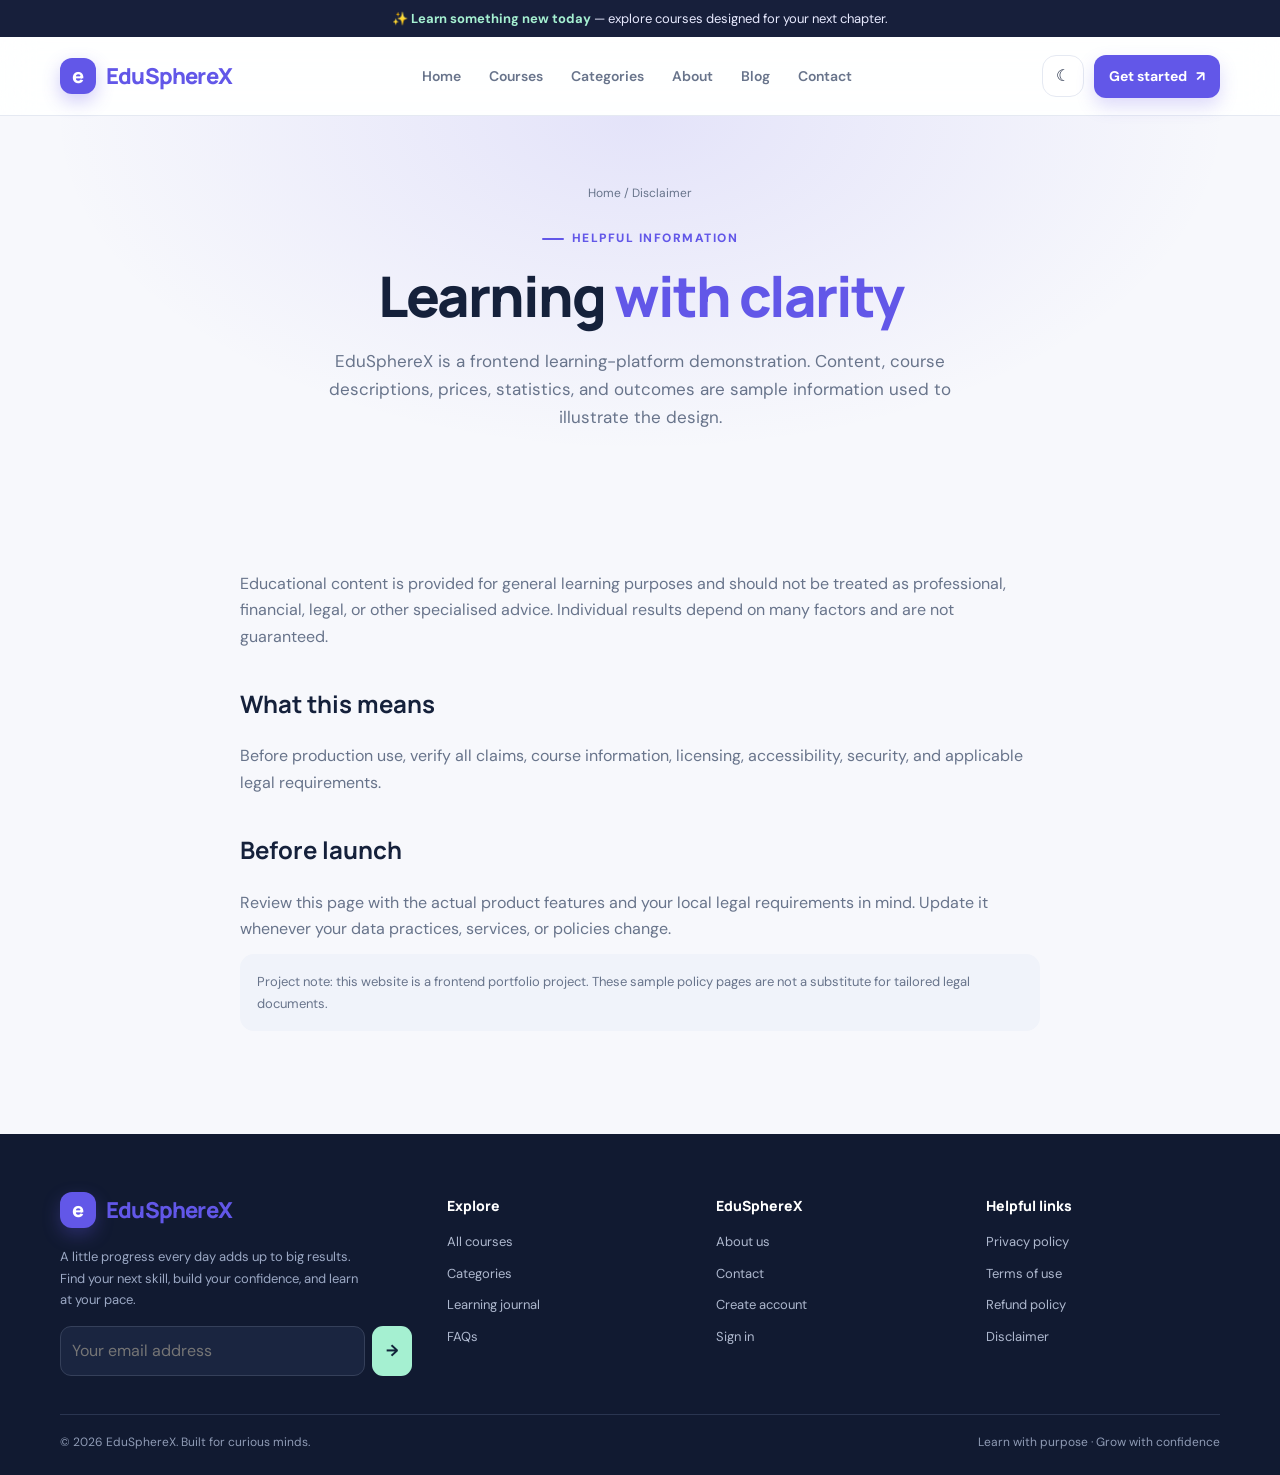
<file: assets/html/disclaimer.html>
<!doctype html>
<html lang="en">

<head>
    <meta charset="utf-8">
    <meta name="viewport" content="width=device-width,initial-scale=1">
    <meta name="theme-color" content="#6257e8">
    <meta name="description" content="Explore a better way to learn with EduSphereX.">
    <title>Disclaimer | EduSphereX</title>
    <link rel="icon" href="../../favicon.png">
    <link rel="stylesheet" href="../../assets/css/modern.css">
</head>

<body>
    <div class="announcement">✨ <strong>Learn something new today</strong> — explore courses designed for your next
        chapter.</div>
    <header class="header">
        <div class="container nav-wrap"><a class="brand" href="../../index.html" aria-label="EduSphereX home"><span
                    class="brand-mark">e</span><span>EduSphere<span>X</span></span></a>
            <nav class="nav-links" data-nav aria-label="Main navigation"><a href="../../index.html" class="">Home</a><a
                    href="courses.html" class="">Courses</a><a href="categories.html" class="">Categories</a><a
                    href="about.html" class="">About</a><a href="blog.html" class="">Blog</a><a href="contact.html"
                    class="">Contact</a></nav>
            <div class="nav-actions"><button class="theme-toggle" data-theme-toggle
                    aria-label="Toggle light and dark theme">☾</button><a class="btn btn-sm" href="register.html">Get
                    started <span>↗</span></a><button class="menu-toggle" data-menu-toggle aria-label="Open navigation"
                    aria-expanded="false">☰</button></div>
        </div>
    </header>
    <main>
        <section class="page-hero">
            <div class="container">
                <div class="breadcrumbs">Home / Disclaimer</div><span class="eyebrow">Helpful information</span>
                <h1>Learning <span class="highlight">with clarity</span></h1>
                <p>EduSphereX is a frontend learning-platform demonstration. Content, course descriptions, prices,
                    statistics, and outcomes are sample information used to illustrate the design.</p>
            </div>
        </section>
        <section class="section">
            <div class="container article-copy">
                <p>Educational content is provided for general learning purposes and should not be treated as
                    professional, financial, legal, or other specialised advice. Individual results depend on many
                    factors and are not guaranteed.</p>
                <h2>What this means</h2>
                <p>Before production use, verify all claims, course information, licensing, accessibility, security, and
                    applicable legal requirements.</p>
                <h2>Before launch</h2>
                <p>Review this page with the actual product features and your local legal requirements in mind. Update
                    it whenever your data practices, services, or policies change.</p>
                <div class="legal-note">Project note: this website is a frontend portfolio project. These sample policy
                    pages are not a substitute for tailored legal documents.</div>
            </div>
        </section>
    </main>
    <footer class="footer">
        <div class="container">
            <div class="footer-grid">
                <div><a class="brand" href="../../index.html"><span
                            class="brand-mark">e</span><span>EduSphere<span>X</span></span></a>
                    <p>A little progress every day adds up to big results. Find your next skill, build your confidence,
                        and learn at your pace.</p>
                    <form class="newsletter" data-demo-form="newsletter"><label class="sr-only"
                            for="newsletter-email">Email address</label><input id="newsletter-email" type="email"
                            placeholder="Your email address" required aria-label="Your email address"><button
                            type="submit" aria-label="Subscribe">→</button></form>
                </div>
                <div>
                    <h4>Explore</h4>
                    <div class="footer-links"><a href="../../assets/html/courses.html">All courses</a><a
                            href="../../assets/html/categories.html">Categories</a><a
                            href="../../assets/html/blog.html">Learning journal</a><a
                            href="../../assets/html/faq.html">FAQs</a></div>
                </div>
                <div>
                    <h4>EduSphereX</h4>
                    <div class="footer-links"><a href="../../assets/html/about.html">About us</a><a
                            href="../../assets/html/contact.html">Contact</a><a
                            href="../../assets/html/register.html">Create account</a><a
                            href="../../assets/html/login.html">Sign in</a></div>
                </div>
                <div>
                    <h4>Helpful links</h4>
                    <div class="footer-links"><a href="../../assets/html/privacy.html">Privacy policy</a><a
                            href="../../assets/html/terms.html">Terms of use</a><a
                            href="../../assets/html/refund.html">Refund policy</a><a
                            href="../../assets/html/disclaimer.html">Disclaimer</a></div>
                </div>
            </div>
            <div class="footer-bottom"><span>© <span data-year></span> EduSphereX. Built for curious
                    minds.</span><span>Learn with purpose · Grow with confidence</span></div>
        </div>
    </footer>
    <div class="toast" data-toast role="status" aria-live="polite"></div>
    <script src="../../assets/js/modern.js" defer></script>
</body>

</html>
</file>
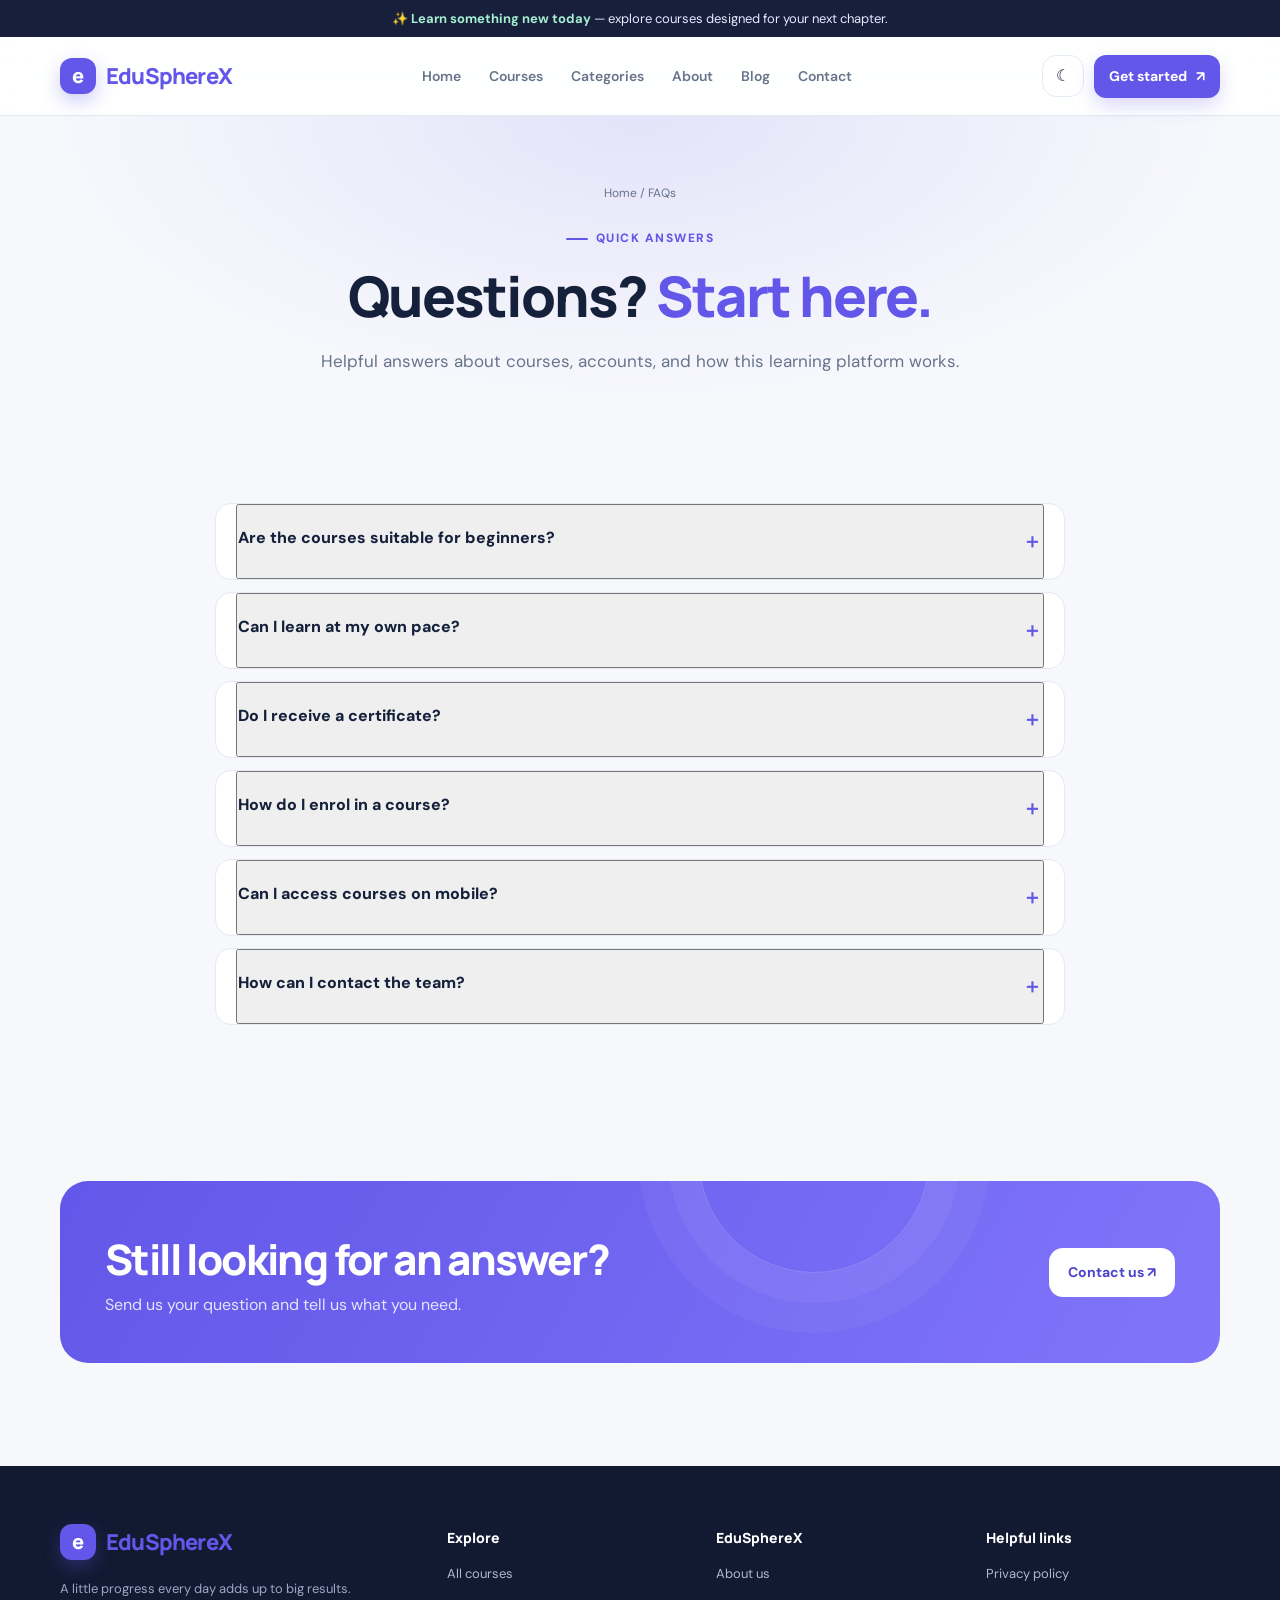
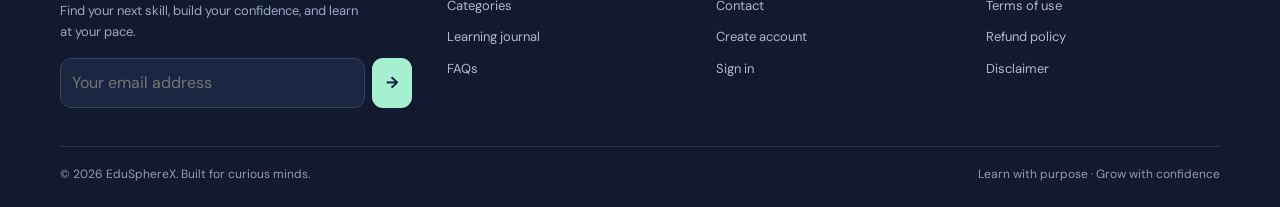
<file: assets/html/faq.html>
<!doctype html>
<html lang="en">

<head>
    <meta charset="utf-8">
    <meta name="viewport" content="width=device-width,initial-scale=1">
    <meta name="theme-color" content="#6257e8">
    <meta name="description" content="Explore a better way to learn with EduSphereX.">
    <title>Frequently asked questions | EduSphereX</title>
    <link rel="icon" href="../../favicon.png">
    <link rel="stylesheet" href="../../assets/css/modern.css">
</head>

<body>
    <div class="announcement">✨ <strong>Learn something new today</strong> — explore courses designed for your next
        chapter.</div>
    <header class="header">
        <div class="container nav-wrap"><a class="brand" href="../../index.html" aria-label="EduSphereX home"><span
                    class="brand-mark">e</span><span>EduSphere<span>X</span></span></a>
            <nav class="nav-links" data-nav aria-label="Main navigation"><a href="../../index.html" class="">Home</a><a
                    href="courses.html" class="">Courses</a><a href="categories.html" class="">Categories</a><a
                    href="about.html" class="">About</a><a href="blog.html" class="">Blog</a><a href="contact.html"
                    class="">Contact</a></nav>
            <div class="nav-actions"><button class="theme-toggle" data-theme-toggle
                    aria-label="Toggle light and dark theme">☾</button><a class="btn btn-sm" href="register.html">Get
                    started <span>↗</span></a><button class="menu-toggle" data-menu-toggle aria-label="Open navigation"
                    aria-expanded="false">☰</button></div>
        </div>
    </header>
    <main>
        <section class="page-hero">
            <div class="container">
                <div class="breadcrumbs">Home / FAQs</div><span class="eyebrow">Quick answers</span>
                <h1>Questions? <span class="highlight">Start here.</span></h1>
                <p>Helpful answers about courses, accounts, and how this learning platform works.</p>
            </div>
        </section>
        <section class="section">
            <div class="container">
                <div class="faq-list">
                    <article class="faq-item" data-faq><button class="faq-q" data-faq-toggle
                            aria-expanded="false"><span>Are the courses suitable for
                                beginners?</span><span>＋</span></button>
                        <div class="faq-a">Yes. Course descriptions are intended to help you understand the topic and
                            expected starting level. Choose a course that matches your current experience.</div>
                    </article>
                    <article class="faq-item" data-faq><button class="faq-q" data-faq-toggle
                            aria-expanded="false"><span>Can I learn at my own pace?</span><span>＋</span></button>
                        <div class="faq-a">The project is designed around flexible, self-paced learning. The current
                            website is a frontend demo, so actual lesson progress and account syncing are not connected
                            to a backend.</div>
                    </article>
                    <article class="faq-item" data-faq><button class="faq-q" data-faq-toggle
                            aria-expanded="false"><span>Do I receive a certificate?</span><span>＋</span></button>
                        <div class="faq-a">Certificate issuance is not implemented in this version. A production version
                            would need course completion tracking and a defined certificate policy.</div>
                    </article>
                    <article class="faq-item" data-faq><button class="faq-q" data-faq-toggle
                            aria-expanded="false"><span>How do I enrol in a course?</span><span>＋</span></button>
                        <div class="faq-a">Choose a course and select Explore. You can continue to the registration
                            page; enrollment is currently a demo flow and does not process payments.</div>
                    </article>
                    <article class="faq-item" data-faq><button class="faq-q" data-faq-toggle
                            aria-expanded="false"><span>Can I access courses on mobile?</span><span>＋</span></button>
                        <div class="faq-a">The interface is responsive and designed to work across desktop, tablet, and
                            mobile screens.</div>
                    </article>
                    <article class="faq-item" data-faq><button class="faq-q" data-faq-toggle
                            aria-expanded="false"><span>How can I contact the team?</span><span>＋</span></button>
                        <div class="faq-a">Use the contact page to validate a message form. Sending messages requires a
                            backend integration, which is not included in this frontend package.</div>
                    </article>
                </div>
            </div>
        </section>
        <section class="section">
            <div class="container">
                <div class="cta-panel">
                    <div>
                        <h2>Still looking for an answer?</h2>
                        <p>Send us your question and tell us what you need.</p>
                    </div><a class="btn" href="contact.html">Contact us ↗</a>
                </div>
            </div>
        </section>
    </main>
    <footer class="footer">
        <div class="container">
            <div class="footer-grid">
                <div><a class="brand" href="../../index.html"><span
                            class="brand-mark">e</span><span>EduSphere<span>X</span></span></a>
                    <p>A little progress every day adds up to big results. Find your next skill, build your confidence,
                        and learn at your pace.</p>
                    <form class="newsletter" data-demo-form="newsletter"><label class="sr-only"
                            for="newsletter-email">Email address</label><input id="newsletter-email" type="email"
                            placeholder="Your email address" required aria-label="Your email address"><button
                            type="submit" aria-label="Subscribe">→</button></form>
                </div>
                <div>
                    <h4>Explore</h4>
                    <div class="footer-links"><a href="../../assets/html/courses.html">All courses</a><a
                            href="../../assets/html/categories.html">Categories</a><a
                            href="../../assets/html/blog.html">Learning journal</a><a
                            href="../../assets/html/faq.html">FAQs</a></div>
                </div>
                <div>
                    <h4>EduSphereX</h4>
                    <div class="footer-links"><a href="../../assets/html/about.html">About us</a><a
                            href="../../assets/html/contact.html">Contact</a><a
                            href="../../assets/html/register.html">Create account</a><a
                            href="../../assets/html/login.html">Sign in</a></div>
                </div>
                <div>
                    <h4>Helpful links</h4>
                    <div class="footer-links"><a href="../../assets/html/privacy.html">Privacy policy</a><a
                            href="../../assets/html/terms.html">Terms of use</a><a
                            href="../../assets/html/refund.html">Refund policy</a><a
                            href="../../assets/html/disclaimer.html">Disclaimer</a></div>
                </div>
            </div>
            <div class="footer-bottom"><span>© <span data-year></span> EduSphereX. Built for curious
                    minds.</span><span>Learn with purpose · Grow with confidence</span></div>
        </div>
    </footer>
    <div class="toast" data-toast role="status" aria-live="polite"></div>
    <script src="../../assets/js/modern.js" defer></script>
</body>

</html>
</file>
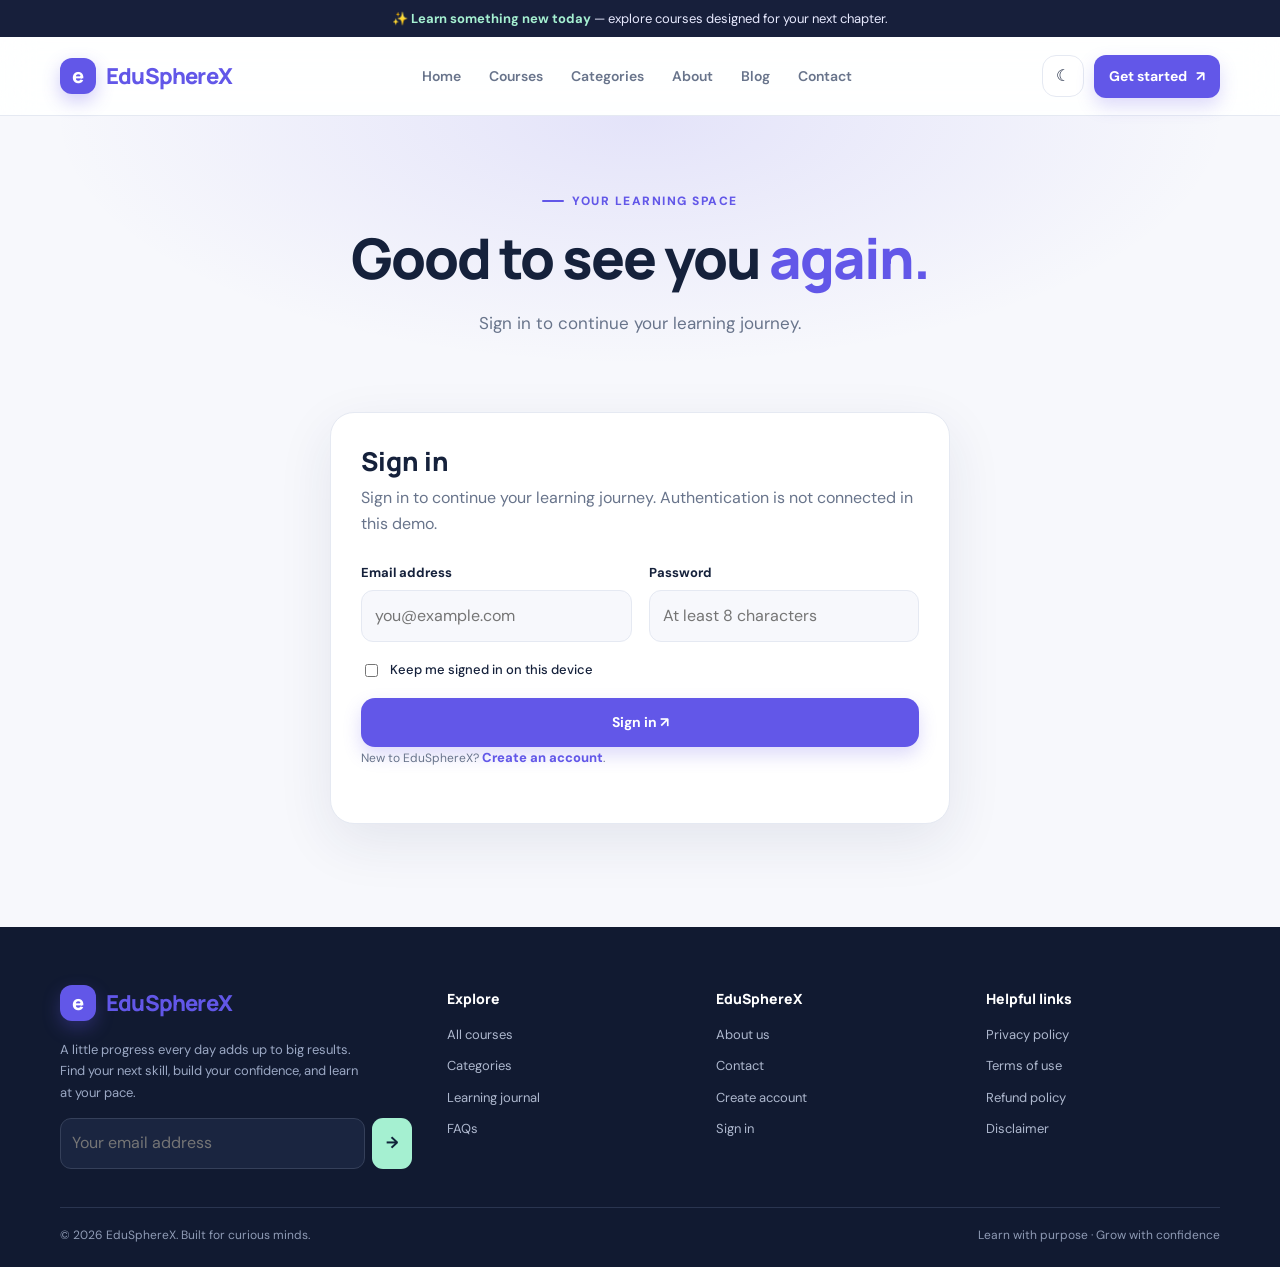
<file: assets/html/login.html>
<!doctype html>
<html lang="en">

<head>
    <meta charset="utf-8">
    <meta name="viewport" content="width=device-width,initial-scale=1">
    <meta name="theme-color" content="#6257e8">
    <meta name="description" content="Explore a better way to learn with EduSphereX.">
    <title>Sign in | EduSphereX</title>
    <link rel="icon" href="../../favicon.png">
    <link rel="stylesheet" href="../../assets/css/modern.css">
</head>

<body>
    <div class="announcement">✨ <strong>Learn something new today</strong> — explore courses designed for your next
        chapter.</div>
    <header class="header">
        <div class="container nav-wrap"><a class="brand" href="../../index.html" aria-label="EduSphereX home"><span
                    class="brand-mark">e</span><span>EduSphere<span>X</span></span></a>
            <nav class="nav-links" data-nav aria-label="Main navigation"><a href="../../index.html" class="">Home</a><a
                    href="courses.html" class="">Courses</a><a href="categories.html" class="">Categories</a><a
                    href="about.html" class="">About</a><a href="blog.html" class="">Blog</a><a href="contact.html"
                    class="">Contact</a></nav>
            <div class="nav-actions"><button class="theme-toggle" data-theme-toggle
                    aria-label="Toggle light and dark theme">☾</button><a class="btn btn-sm" href="register.html">Get
                    started <span>↗</span></a><button class="menu-toggle" data-menu-toggle aria-label="Open navigation"
                    aria-expanded="false">☰</button></div>
        </div>
    </header>
    <main>
        <section class="page-hero">
            <div class="container"><span class="eyebrow">Your learning space</span>
                <h1>Good to see you <span class="highlight">again.</span></h1>
                <p>Sign in to continue your learning journey.</p>
            </div>
        </section>
        <section class="section" style="padding-top:25px">
            <div class="container" style="max-width:620px">
                <form class="form-card" data-demo-form="login">
                    <h2>Sign in</h2>
                    <p>Sign in to continue your learning journey. Authentication is not connected in this demo.</p>
                    <div class="form-grid">
                        <div class="field"><label for="auth-email">Email address</label><input id="auth-email"
                                name="email" type="email" autocomplete="email" placeholder="you@example.com" required>
                        </div>
                        <div class="field"><label for="auth-password">Password</label><input id="auth-password"
                                name="password" type="password" minlength="8" autocomplete="current-password"
                                placeholder="At least 8 characters" required></div>
                        <div class="field full"><label
                                style="display:flex;gap:9px;align-items:center;font-weight:500"><input type="checkbox"
                                    style="width:auto"> Keep me signed in on this device</label></div>
                        <div class="field full"><button class="btn" type="submit" style="width:100%">Sign in ↗</button>
                        </div>
                    </div>
                    <div class="notice" data-form-notice role="status"></div>
                    <p class="form-foot">New to EduSphereX? <a class="text-link" href="register.html">Create an
                            account</a>.</p>
                </form>
            </div>
        </section>
    </main>
    <footer class="footer">
        <div class="container">
            <div class="footer-grid">
                <div><a class="brand" href="../../index.html"><span
                            class="brand-mark">e</span><span>EduSphere<span>X</span></span></a>
                    <p>A little progress every day adds up to big results. Find your next skill, build your confidence,
                        and learn at your pace.</p>
                    <form class="newsletter" data-demo-form="newsletter"><label class="sr-only"
                            for="newsletter-email">Email address</label><input id="newsletter-email" type="email"
                            placeholder="Your email address" required aria-label="Your email address"><button
                            type="submit" aria-label="Subscribe">→</button></form>
                </div>
                <div>
                    <h4>Explore</h4>
                    <div class="footer-links"><a href="../../assets/html/courses.html">All courses</a><a
                            href="../../assets/html/categories.html">Categories</a><a
                            href="../../assets/html/blog.html">Learning journal</a><a
                            href="../../assets/html/faq.html">FAQs</a></div>
                </div>
                <div>
                    <h4>EduSphereX</h4>
                    <div class="footer-links"><a href="../../assets/html/about.html">About us</a><a
                            href="../../assets/html/contact.html">Contact</a><a
                            href="../../assets/html/register.html">Create account</a><a
                            href="../../assets/html/login.html">Sign in</a></div>
                </div>
                <div>
                    <h4>Helpful links</h4>
                    <div class="footer-links"><a href="../../assets/html/privacy.html">Privacy policy</a><a
                            href="../../assets/html/terms.html">Terms of use</a><a
                            href="../../assets/html/refund.html">Refund policy</a><a
                            href="../../assets/html/disclaimer.html">Disclaimer</a></div>
                </div>
            </div>
            <div class="footer-bottom"><span>© <span data-year></span> EduSphereX. Built for curious
                    minds.</span><span>Learn with purpose · Grow with confidence</span></div>
        </div>
    </footer>
    <div class="toast" data-toast role="status" aria-live="polite"></div>
    <script src="../../assets/js/modern.js" defer></script>
</body>

</html>
</file>
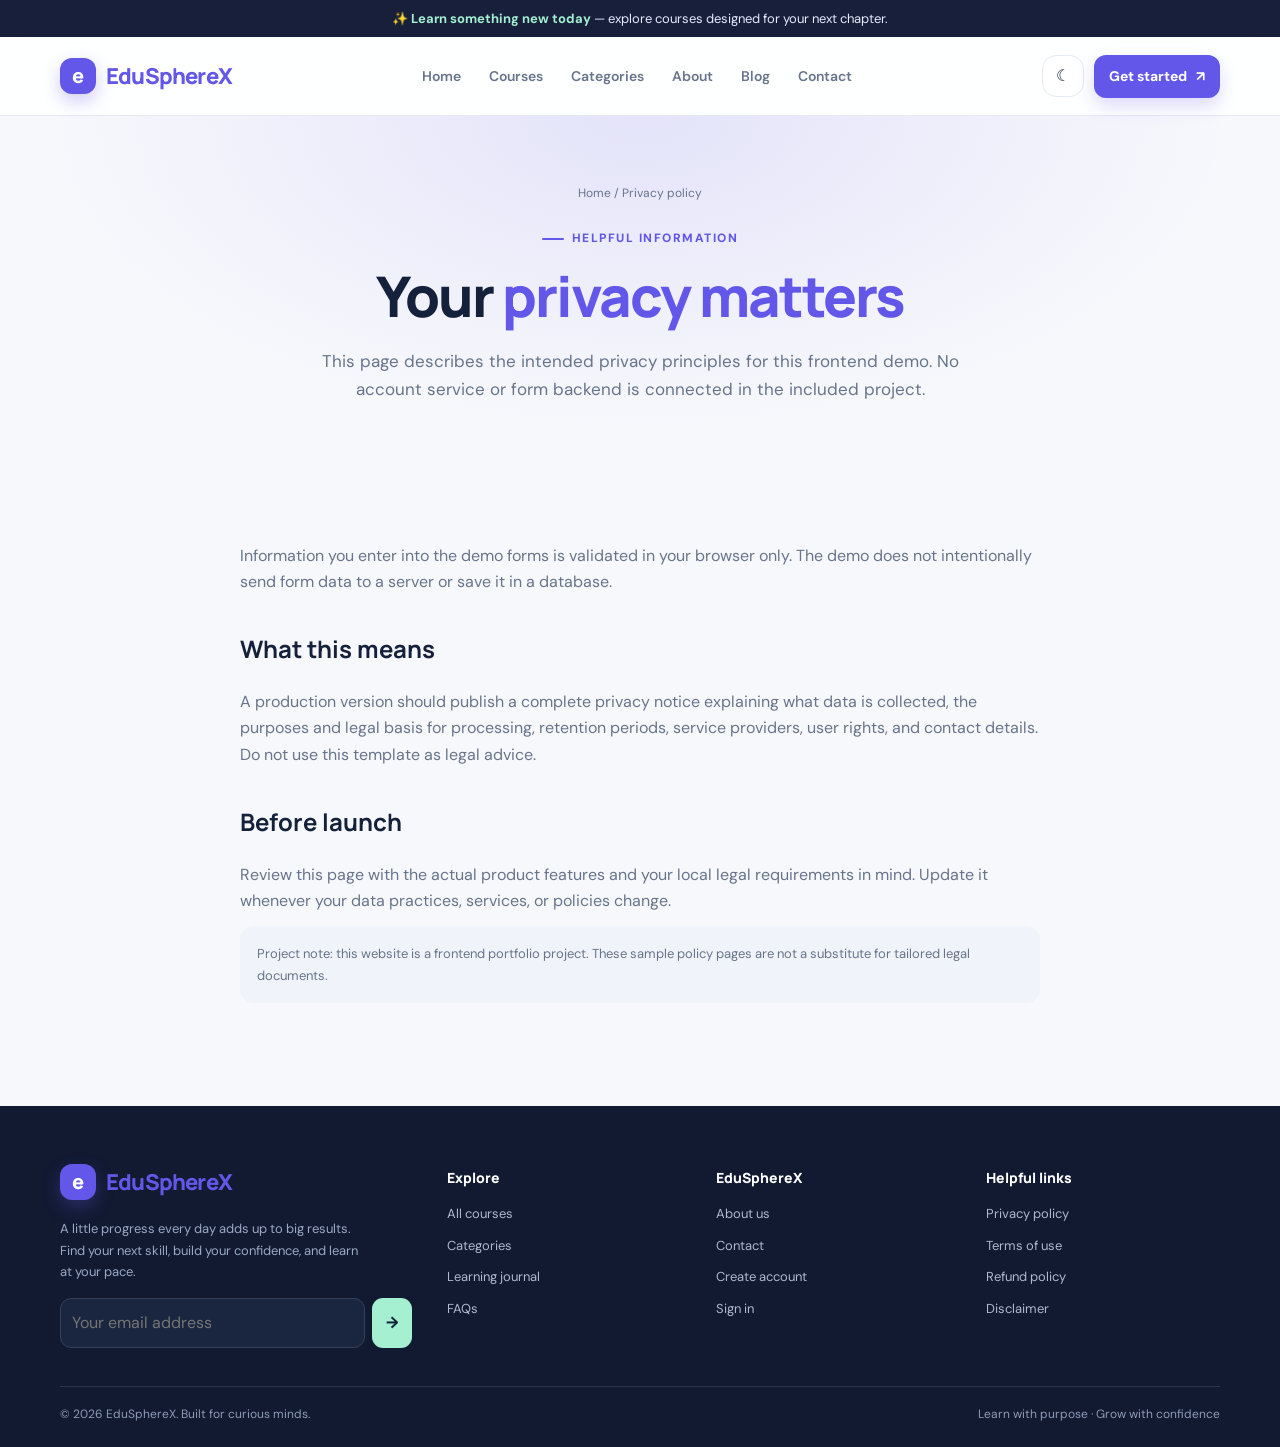
<file: assets/html/privacy.html>
<!doctype html>
<html lang="en">

<head>
    <meta charset="utf-8">
    <meta name="viewport" content="width=device-width,initial-scale=1">
    <meta name="theme-color" content="#6257e8">
    <meta name="description" content="Explore a better way to learn with EduSphereX.">
    <title>Privacy policy | EduSphereX</title>
    <link rel="icon" href="../../favicon.png">
    <link rel="stylesheet" href="../../assets/css/modern.css">
</head>

<body>
    <div class="announcement">✨ <strong>Learn something new today</strong> — explore courses designed for your next
        chapter.</div>
    <header class="header">
        <div class="container nav-wrap"><a class="brand" href="../../index.html" aria-label="EduSphereX home"><span
                    class="brand-mark">e</span><span>EduSphere<span>X</span></span></a>
            <nav class="nav-links" data-nav aria-label="Main navigation"><a href="../../index.html" class="">Home</a><a
                    href="courses.html" class="">Courses</a><a href="categories.html" class="">Categories</a><a
                    href="about.html" class="">About</a><a href="blog.html" class="">Blog</a><a href="contact.html"
                    class="">Contact</a></nav>
            <div class="nav-actions"><button class="theme-toggle" data-theme-toggle
                    aria-label="Toggle light and dark theme">☾</button><a class="btn btn-sm" href="register.html">Get
                    started <span>↗</span></a><button class="menu-toggle" data-menu-toggle aria-label="Open navigation"
                    aria-expanded="false">☰</button></div>
        </div>
    </header>
    <main>
        <section class="page-hero">
            <div class="container">
                <div class="breadcrumbs">Home / Privacy policy</div><span class="eyebrow">Helpful information</span>
                <h1>Your <span class="highlight">privacy matters</span></h1>
                <p>This page describes the intended privacy principles for this frontend demo. No account service or
                    form backend is connected in the included project.</p>
            </div>
        </section>
        <section class="section">
            <div class="container article-copy">
                <p>Information you enter into the demo forms is validated in your browser only. The demo does not
                    intentionally send form data to a server or save it in a database.</p>
                <h2>What this means</h2>
                <p>A production version should publish a complete privacy notice explaining what data is collected, the
                    purposes and legal basis for processing, retention periods, service providers, user rights, and
                    contact details. Do not use this template as legal advice.</p>
                <h2>Before launch</h2>
                <p>Review this page with the actual product features and your local legal requirements in mind. Update
                    it whenever your data practices, services, or policies change.</p>
                <div class="legal-note">Project note: this website is a frontend portfolio project. These sample policy
                    pages are not a substitute for tailored legal documents.</div>
            </div>
        </section>
    </main>
    <footer class="footer">
        <div class="container">
            <div class="footer-grid">
                <div><a class="brand" href="../../index.html"><span
                            class="brand-mark">e</span><span>EduSphere<span>X</span></span></a>
                    <p>A little progress every day adds up to big results. Find your next skill, build your confidence,
                        and learn at your pace.</p>
                    <form class="newsletter" data-demo-form="newsletter"><label class="sr-only"
                            for="newsletter-email">Email address</label><input id="newsletter-email" type="email"
                            placeholder="Your email address" required aria-label="Your email address"><button
                            type="submit" aria-label="Subscribe">→</button></form>
                </div>
                <div>
                    <h4>Explore</h4>
                    <div class="footer-links"><a href="../../assets/html/courses.html">All courses</a><a
                            href="../../assets/html/categories.html">Categories</a><a
                            href="../../assets/html/blog.html">Learning journal</a><a
                            href="../../assets/html/faq.html">FAQs</a></div>
                </div>
                <div>
                    <h4>EduSphereX</h4>
                    <div class="footer-links"><a href="../../assets/html/about.html">About us</a><a
                            href="../../assets/html/contact.html">Contact</a><a
                            href="../../assets/html/register.html">Create account</a><a
                            href="../../assets/html/login.html">Sign in</a></div>
                </div>
                <div>
                    <h4>Helpful links</h4>
                    <div class="footer-links"><a href="../../assets/html/privacy.html">Privacy policy</a><a
                            href="../../assets/html/terms.html">Terms of use</a><a
                            href="../../assets/html/refund.html">Refund policy</a><a
                            href="../../assets/html/disclaimer.html">Disclaimer</a></div>
                </div>
            </div>
            <div class="footer-bottom"><span>© <span data-year></span> EduSphereX. Built for curious
                    minds.</span><span>Learn with purpose · Grow with confidence</span></div>
        </div>
    </footer>
    <div class="toast" data-toast role="status" aria-live="polite"></div>
    <script src="../../assets/js/modern.js" defer></script>
</body>

</html>
</file>
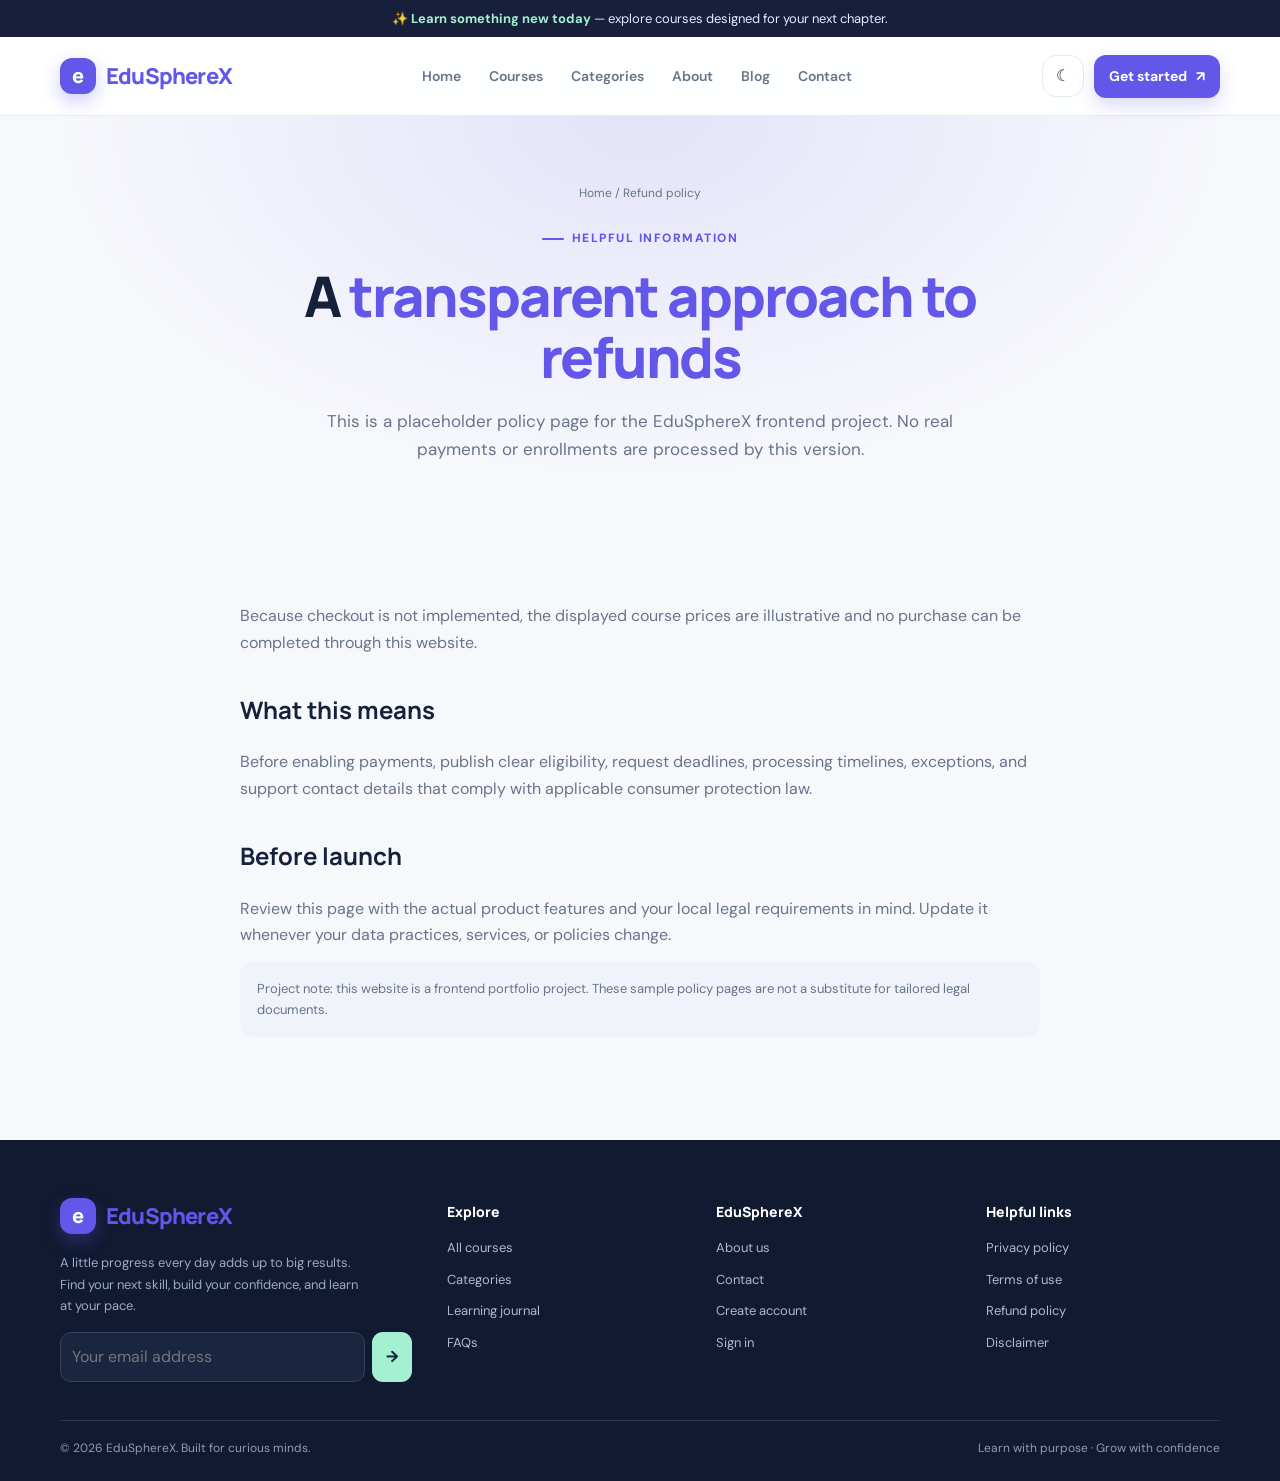
<file: assets/html/refund.html>
<!doctype html>
<html lang="en">

<head>
    <meta charset="utf-8">
    <meta name="viewport" content="width=device-width,initial-scale=1">
    <meta name="theme-color" content="#6257e8">
    <meta name="description" content="Explore a better way to learn with EduSphereX.">
    <title>Refund policy | EduSphereX</title>
    <link rel="icon" href="../../favicon.png">
    <link rel="stylesheet" href="../../assets/css/modern.css">
</head>

<body>
    <div class="announcement">✨ <strong>Learn something new today</strong> — explore courses designed for your next
        chapter.</div>
    <header class="header">
        <div class="container nav-wrap"><a class="brand" href="../../index.html" aria-label="EduSphereX home"><span
                    class="brand-mark">e</span><span>EduSphere<span>X</span></span></a>
            <nav class="nav-links" data-nav aria-label="Main navigation"><a href="../../index.html" class="">Home</a><a
                    href="courses.html" class="">Courses</a><a href="categories.html" class="">Categories</a><a
                    href="about.html" class="">About</a><a href="blog.html" class="">Blog</a><a href="contact.html"
                    class="">Contact</a></nav>
            <div class="nav-actions"><button class="theme-toggle" data-theme-toggle
                    aria-label="Toggle light and dark theme">☾</button><a class="btn btn-sm" href="register.html">Get
                    started <span>↗</span></a><button class="menu-toggle" data-menu-toggle aria-label="Open navigation"
                    aria-expanded="false">☰</button></div>
        </div>
    </header>
    <main>
        <section class="page-hero">
            <div class="container">
                <div class="breadcrumbs">Home / Refund policy</div><span class="eyebrow">Helpful information</span>
                <h1>A <span class="highlight">transparent approach to refunds</span></h1>
                <p>This is a placeholder policy page for the EduSphereX frontend project. No real payments or
                    enrollments are processed by this version.</p>
            </div>
        </section>
        <section class="section">
            <div class="container article-copy">
                <p>Because checkout is not implemented, the displayed course prices are illustrative and no purchase can
                    be completed through this website.</p>
                <h2>What this means</h2>
                <p>Before enabling payments, publish clear eligibility, request deadlines, processing timelines,
                    exceptions, and support contact details that comply with applicable consumer protection law.</p>
                <h2>Before launch</h2>
                <p>Review this page with the actual product features and your local legal requirements in mind. Update
                    it whenever your data practices, services, or policies change.</p>
                <div class="legal-note">Project note: this website is a frontend portfolio project. These sample policy
                    pages are not a substitute for tailored legal documents.</div>
            </div>
        </section>
    </main>
    <footer class="footer">
        <div class="container">
            <div class="footer-grid">
                <div><a class="brand" href="../../index.html"><span
                            class="brand-mark">e</span><span>EduSphere<span>X</span></span></a>
                    <p>A little progress every day adds up to big results. Find your next skill, build your confidence,
                        and learn at your pace.</p>
                    <form class="newsletter" data-demo-form="newsletter"><label class="sr-only"
                            for="newsletter-email">Email address</label><input id="newsletter-email" type="email"
                            placeholder="Your email address" required aria-label="Your email address"><button
                            type="submit" aria-label="Subscribe">→</button></form>
                </div>
                <div>
                    <h4>Explore</h4>
                    <div class="footer-links"><a href="../../assets/html/courses.html">All courses</a><a
                            href="../../assets/html/categories.html">Categories</a><a
                            href="../../assets/html/blog.html">Learning journal</a><a
                            href="../../assets/html/faq.html">FAQs</a></div>
                </div>
                <div>
                    <h4>EduSphereX</h4>
                    <div class="footer-links"><a href="../../assets/html/about.html">About us</a><a
                            href="../../assets/html/contact.html">Contact</a><a
                            href="../../assets/html/register.html">Create account</a><a
                            href="../../assets/html/login.html">Sign in</a></div>
                </div>
                <div>
                    <h4>Helpful links</h4>
                    <div class="footer-links"><a href="../../assets/html/privacy.html">Privacy policy</a><a
                            href="../../assets/html/terms.html">Terms of use</a><a
                            href="../../assets/html/refund.html">Refund policy</a><a
                            href="../../assets/html/disclaimer.html">Disclaimer</a></div>
                </div>
            </div>
            <div class="footer-bottom"><span>© <span data-year></span> EduSphereX. Built for curious
                    minds.</span><span>Learn with purpose · Grow with confidence</span></div>
        </div>
    </footer>
    <div class="toast" data-toast role="status" aria-live="polite"></div>
    <script src="../../assets/js/modern.js" defer></script>
</body>

</html>
</file>
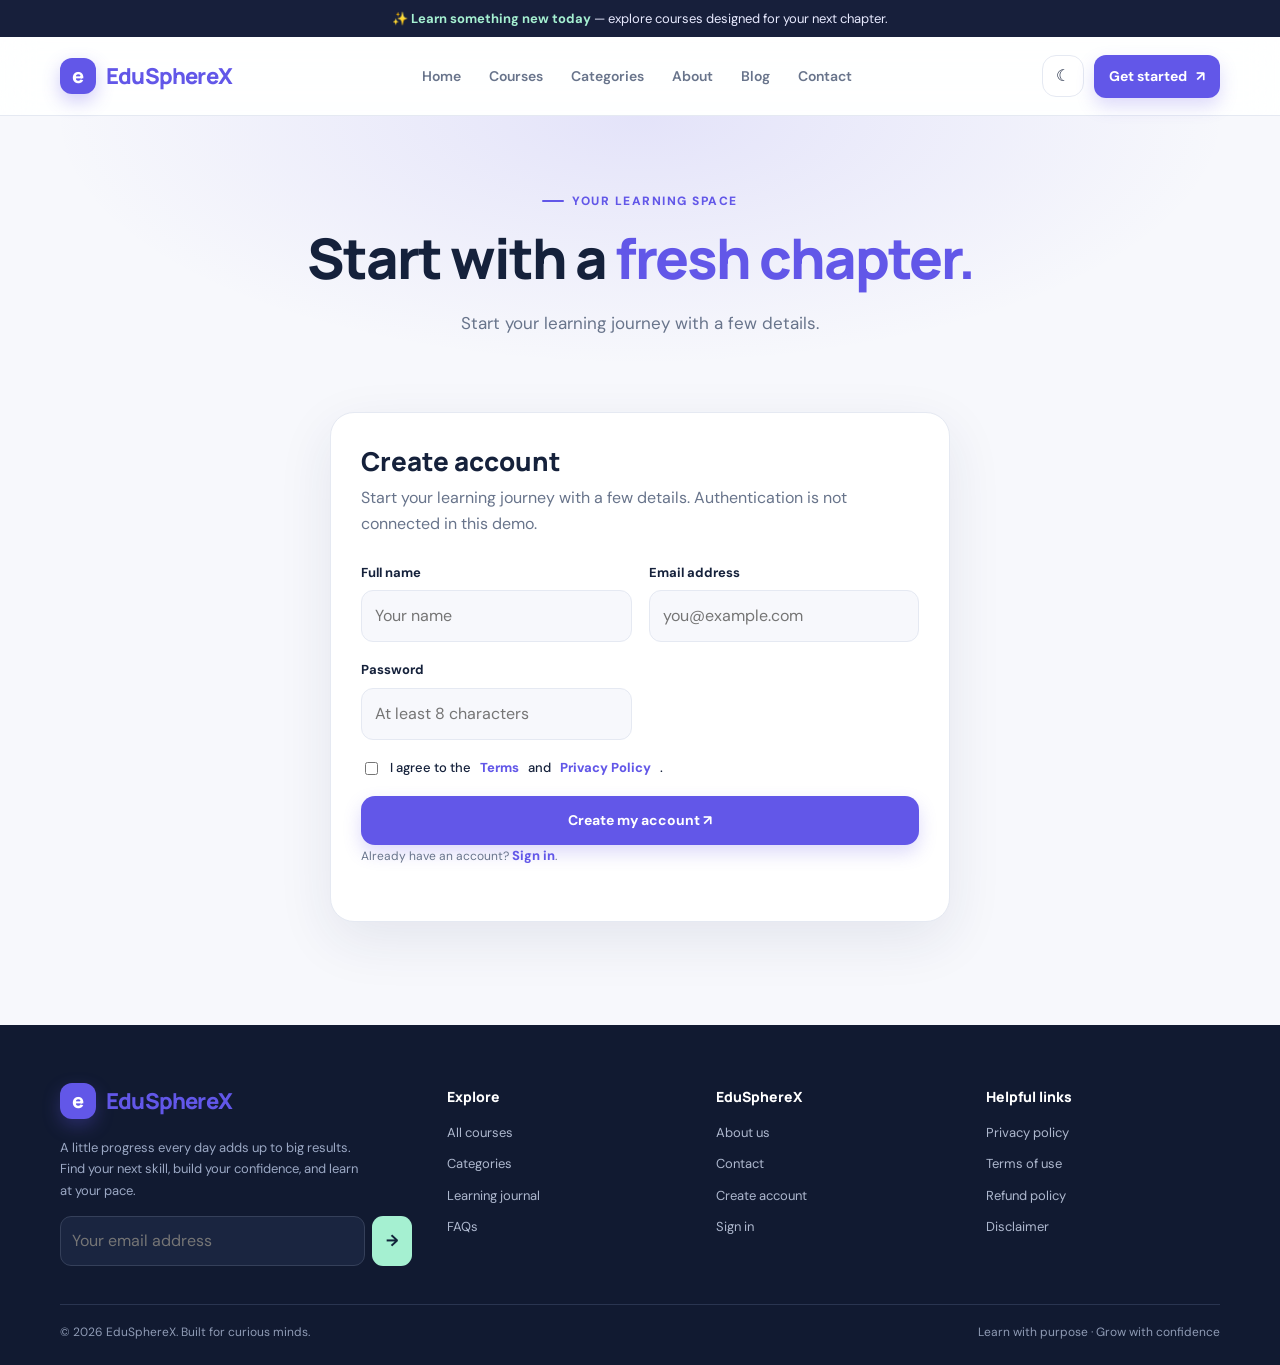
<file: assets/html/register.html>
<!doctype html>
<html lang="en">

<head>
    <meta charset="utf-8">
    <meta name="viewport" content="width=device-width,initial-scale=1">
    <meta name="theme-color" content="#6257e8">
    <meta name="description" content="Explore a better way to learn with EduSphereX.">
    <title>Create account | EduSphereX</title>
    <link rel="icon" href="../../favicon.png">
    <link rel="stylesheet" href="../../assets/css/modern.css">
</head>

<body>
    <div class="announcement">✨ <strong>Learn something new today</strong> — explore courses designed for your next
        chapter.</div>
    <header class="header">
        <div class="container nav-wrap"><a class="brand" href="../../index.html" aria-label="EduSphereX home"><span
                    class="brand-mark">e</span><span>EduSphere<span>X</span></span></a>
            <nav class="nav-links" data-nav aria-label="Main navigation"><a href="../../index.html" class="">Home</a><a
                    href="courses.html" class="">Courses</a><a href="categories.html" class="">Categories</a><a
                    href="about.html" class="">About</a><a href="blog.html" class="">Blog</a><a href="contact.html"
                    class="">Contact</a></nav>
            <div class="nav-actions"><button class="theme-toggle" data-theme-toggle
                    aria-label="Toggle light and dark theme">☾</button><a class="btn btn-sm" href="register.html">Get
                    started <span>↗</span></a><button class="menu-toggle" data-menu-toggle aria-label="Open navigation"
                    aria-expanded="false">☰</button></div>
        </div>
    </header>
    <main>
        <section class="page-hero">
            <div class="container"><span class="eyebrow">Your learning space</span>
                <h1>Start with a <span class="highlight">fresh chapter.</span></h1>
                <p>Start your learning journey with a few details.</p>
            </div>
        </section>
        <section class="section" style="padding-top:25px">
            <div class="container" style="max-width:620px">
                <form class="form-card" data-demo-form="register">
                    <h2>Create account</h2>
                    <p>Start your learning journey with a few details. Authentication is not connected in this demo.</p>
                    <div class="form-grid">
                        <div class="field"><label for="full-name">Full name</label><input id="full-name" name="name"
                                autocomplete="name" placeholder="Your name" required></div>
                        <div class="field"><label for="auth-email">Email address</label><input id="auth-email"
                                name="email" type="email" autocomplete="email" placeholder="you@example.com" required>
                        </div>
                        <div class="field"><label for="auth-password">Password</label><input id="auth-password"
                                name="password" type="password" minlength="8" autocomplete="new-password"
                                placeholder="At least 8 characters" required></div>
                        <div class="field full"><label
                                style="display:flex;gap:9px;align-items:center;font-weight:500"><input type="checkbox"
                                    required style="width:auto"> I agree to the <a class="text-link"
                                    href="terms.html">Terms</a> and <a class="text-link" href="privacy.html">Privacy
                                    Policy</a>.</label></div>
                        <div class="field full"><button class="btn" type="submit" style="width:100%">Create my account
                                ↗</button></div>
                    </div>
                    <div class="notice" data-form-notice role="status"></div>
                    <p class="form-foot">Already have an account? <a class="text-link" href="login.html">Sign in</a>.
                    </p>
                </form>
            </div>
        </section>
    </main>
    <footer class="footer">
        <div class="container">
            <div class="footer-grid">
                <div><a class="brand" href="../../index.html"><span
                            class="brand-mark">e</span><span>EduSphere<span>X</span></span></a>
                    <p>A little progress every day adds up to big results. Find your next skill, build your confidence,
                        and learn at your pace.</p>
                    <form class="newsletter" data-demo-form="newsletter"><label class="sr-only"
                            for="newsletter-email">Email address</label><input id="newsletter-email" type="email"
                            placeholder="Your email address" required aria-label="Your email address"><button
                            type="submit" aria-label="Subscribe">→</button></form>
                </div>
                <div>
                    <h4>Explore</h4>
                    <div class="footer-links"><a href="../../assets/html/courses.html">All courses</a><a
                            href="../../assets/html/categories.html">Categories</a><a
                            href="../../assets/html/blog.html">Learning journal</a><a
                            href="../../assets/html/faq.html">FAQs</a></div>
                </div>
                <div>
                    <h4>EduSphereX</h4>
                    <div class="footer-links"><a href="../../assets/html/about.html">About us</a><a
                            href="../../assets/html/contact.html">Contact</a><a
                            href="../../assets/html/register.html">Create account</a><a
                            href="../../assets/html/login.html">Sign in</a></div>
                </div>
                <div>
                    <h4>Helpful links</h4>
                    <div class="footer-links"><a href="../../assets/html/privacy.html">Privacy policy</a><a
                            href="../../assets/html/terms.html">Terms of use</a><a
                            href="../../assets/html/refund.html">Refund policy</a><a
                            href="../../assets/html/disclaimer.html">Disclaimer</a></div>
                </div>
            </div>
            <div class="footer-bottom"><span>© <span data-year></span> EduSphereX. Built for curious
                    minds.</span><span>Learn with purpose · Grow with confidence</span></div>
        </div>
    </footer>
    <div class="toast" data-toast role="status" aria-live="polite"></div>
    <script src="../../assets/js/modern.js" defer></script>
</body>

</html>
</file>
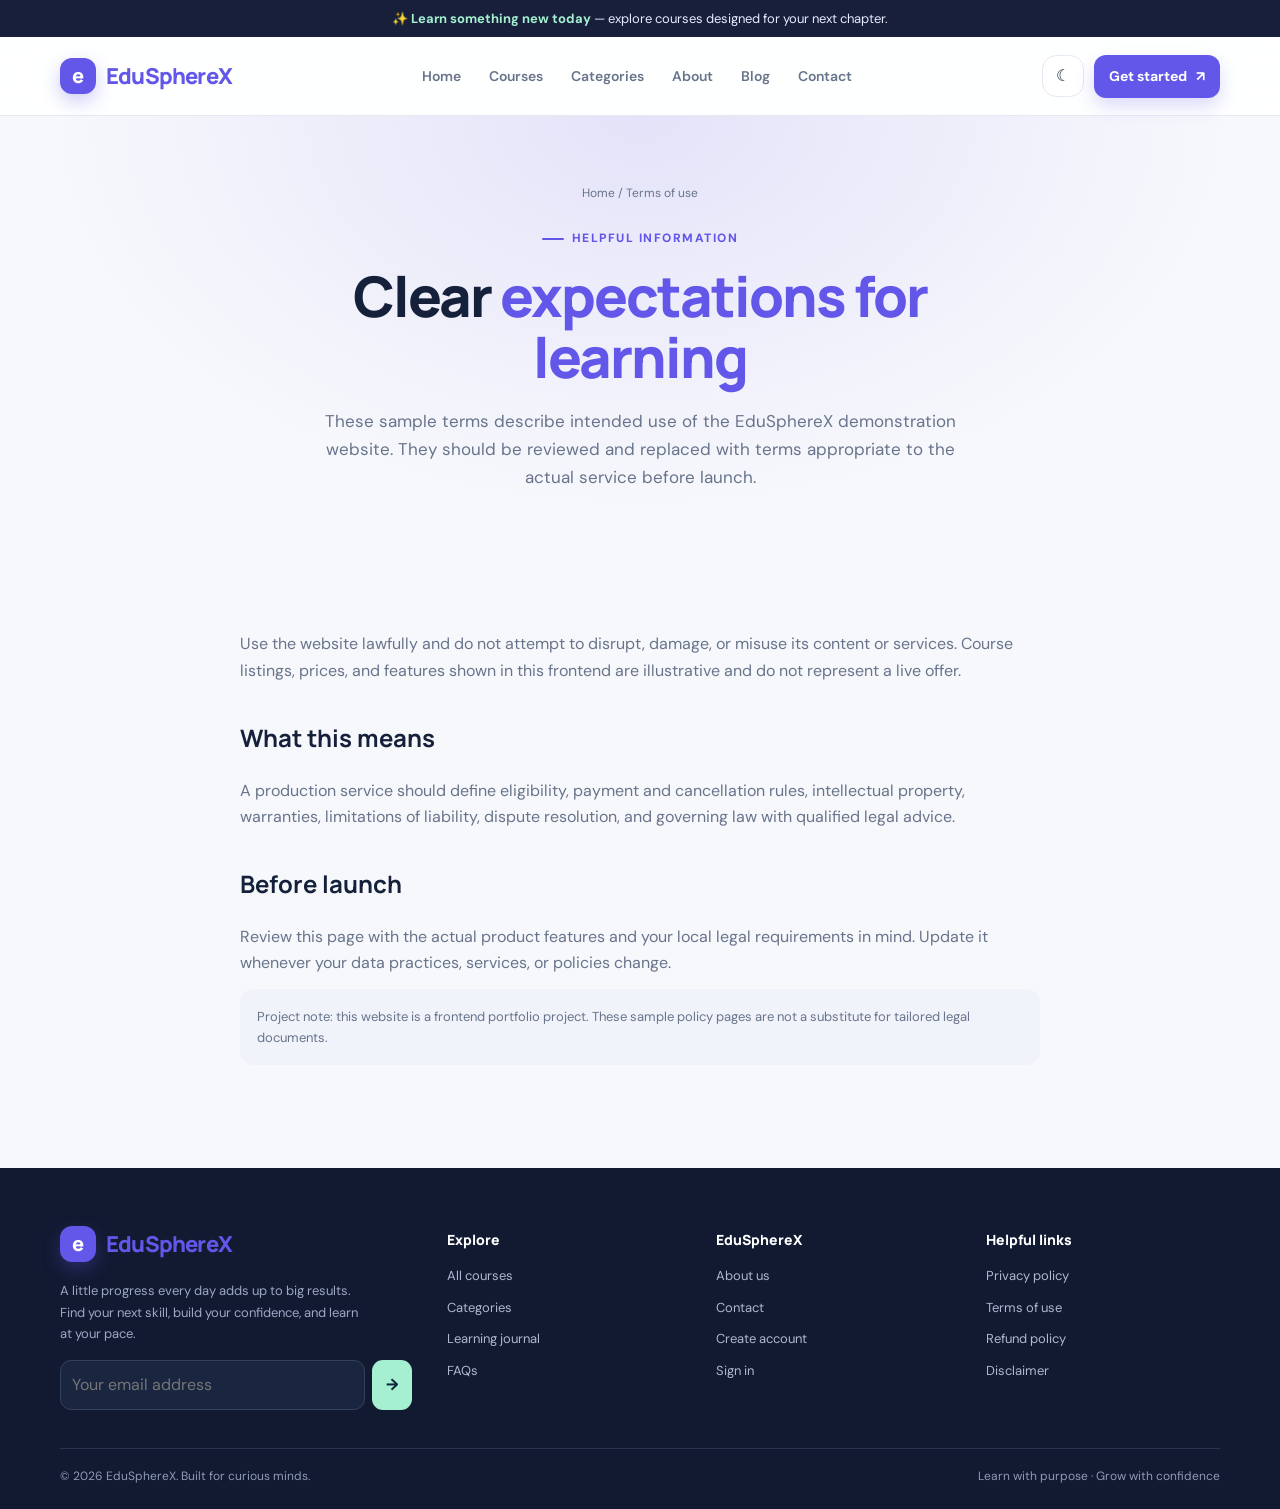
<file: assets/html/terms.html>
<!doctype html>
<html lang="en">

<head>
    <meta charset="utf-8">
    <meta name="viewport" content="width=device-width,initial-scale=1">
    <meta name="theme-color" content="#6257e8">
    <meta name="description" content="Explore a better way to learn with EduSphereX.">
    <title>Terms of use | EduSphereX</title>
    <link rel="icon" href="../../favicon.png">
    <link rel="stylesheet" href="../../assets/css/modern.css">
</head>

<body>
    <div class="announcement">✨ <strong>Learn something new today</strong> — explore courses designed for your next
        chapter.</div>
    <header class="header">
        <div class="container nav-wrap"><a class="brand" href="../../index.html" aria-label="EduSphereX home"><span
                    class="brand-mark">e</span><span>EduSphere<span>X</span></span></a>
            <nav class="nav-links" data-nav aria-label="Main navigation"><a href="../../index.html" class="">Home</a><a
                    href="courses.html" class="">Courses</a><a href="categories.html" class="">Categories</a><a
                    href="about.html" class="">About</a><a href="blog.html" class="">Blog</a><a href="contact.html"
                    class="">Contact</a></nav>
            <div class="nav-actions"><button class="theme-toggle" data-theme-toggle
                    aria-label="Toggle light and dark theme">☾</button><a class="btn btn-sm" href="register.html">Get
                    started <span>↗</span></a><button class="menu-toggle" data-menu-toggle aria-label="Open navigation"
                    aria-expanded="false">☰</button></div>
        </div>
    </header>
    <main>
        <section class="page-hero">
            <div class="container">
                <div class="breadcrumbs">Home / Terms of use</div><span class="eyebrow">Helpful information</span>
                <h1>Clear <span class="highlight">expectations for learning</span></h1>
                <p>These sample terms describe intended use of the EduSphereX demonstration website. They should be
                    reviewed and replaced with terms appropriate to the actual service before launch.</p>
            </div>
        </section>
        <section class="section">
            <div class="container article-copy">
                <p>Use the website lawfully and do not attempt to disrupt, damage, or misuse its content or services.
                    Course listings, prices, and features shown in this frontend are illustrative and do not represent a
                    live offer.</p>
                <h2>What this means</h2>
                <p>A production service should define eligibility, payment and cancellation rules, intellectual
                    property, warranties, limitations of liability, dispute resolution, and governing law with qualified
                    legal advice.</p>
                <h2>Before launch</h2>
                <p>Review this page with the actual product features and your local legal requirements in mind. Update
                    it whenever your data practices, services, or policies change.</p>
                <div class="legal-note">Project note: this website is a frontend portfolio project. These sample policy
                    pages are not a substitute for tailored legal documents.</div>
            </div>
        </section>
    </main>
    <footer class="footer">
        <div class="container">
            <div class="footer-grid">
                <div><a class="brand" href="../../index.html"><span
                            class="brand-mark">e</span><span>EduSphere<span>X</span></span></a>
                    <p>A little progress every day adds up to big results. Find your next skill, build your confidence,
                        and learn at your pace.</p>
                    <form class="newsletter" data-demo-form="newsletter"><label class="sr-only"
                            for="newsletter-email">Email address</label><input id="newsletter-email" type="email"
                            placeholder="Your email address" required aria-label="Your email address"><button
                            type="submit" aria-label="Subscribe">→</button></form>
                </div>
                <div>
                    <h4>Explore</h4>
                    <div class="footer-links"><a href="../../assets/html/courses.html">All courses</a><a
                            href="../../assets/html/categories.html">Categories</a><a
                            href="../../assets/html/blog.html">Learning journal</a><a
                            href="../../assets/html/faq.html">FAQs</a></div>
                </div>
                <div>
                    <h4>EduSphereX</h4>
                    <div class="footer-links"><a href="../../assets/html/about.html">About us</a><a
                            href="../../assets/html/contact.html">Contact</a><a
                            href="../../assets/html/register.html">Create account</a><a
                            href="../../assets/html/login.html">Sign in</a></div>
                </div>
                <div>
                    <h4>Helpful links</h4>
                    <div class="footer-links"><a href="../../assets/html/privacy.html">Privacy policy</a><a
                            href="../../assets/html/terms.html">Terms of use</a><a
                            href="../../assets/html/refund.html">Refund policy</a><a
                            href="../../assets/html/disclaimer.html">Disclaimer</a></div>
                </div>
            </div>
            <div class="footer-bottom"><span>© <span data-year></span> EduSphereX. Built for curious
                    minds.</span><span>Learn with purpose · Grow with confidence</span></div>
        </div>
    </footer>
    <div class="toast" data-toast role="status" aria-live="polite"></div>
    <script src="../../assets/js/modern.js" defer></script>
</body>

</html>
</file>
<file: assets/css/modern.css>
@import url('https://fonts.googleapis.com/css2?family=DM+Sans:wght@400;500;600;700&family=Manrope:wght@400;500;600;700;800&display=swap');

:root {
    --bg: #f7f8fc;
    --surface: #fff;
    --surface-2: #f0f3fa;
    --text: #15213b;
    --muted: #68748b;
    --primary: #6257e8;
    --primary-dark: #4c42cc;
    --accent: #a5f0d1;
    --line: #e5e9f2;
    --shadow: 0 18px 55px rgba(34, 45, 90, .09);
    --radius: 22px;
    --max: 1160px;
    color-scheme: light
}

* {
    box-sizing: border-box
}

html {
    scroll-behavior: smooth
}

body {
    margin: 0;
    background: var(--bg);
    color: var(--text);
    font: 16px/1.65 'DM Sans', sans-serif;
    transition: background .25s, color .25s
}

body.dark {
    --bg: #0c1120;
    --surface: #141c2e;
    --surface-2: #1b2640;
    --text: #f1f4ff;
    --muted: #a6b1c8;
    --primary: #9b92ff;
    --primary-dark: #8075fa;
    --accent: #7de0bd;
    --line: #29334b;
    --shadow: 0 18px 55px rgba(0, 0, 0, .24);
    color-scheme: dark
}

a {
    color: inherit;
    text-decoration: none
}

img {
    max-width: 100%;
    display: block
}

button,
input,
textarea,
select {
    font: inherit
}

button,
a {
    -webkit-tap-highlight-color: transparent
}

.container {
    width: min(var(--max), calc(100% - 40px));
    margin-inline: auto
}

.announcement {
    background: #171f3b;
    color: #e8eaff;
    font-size: 13px;
    text-align: center;
    padding: 8px 16px
}

.announcement strong {
    color: var(--accent)
}

.header {
    position: sticky;
    top: 0;
    z-index: 20;
    background: color-mix(in srgb, var(--surface) 88%, transparent);
    backdrop-filter: blur(18px);
    border-bottom: 1px solid var(--line)
}

.nav-wrap {
    height: 78px;
    display: flex;
    align-items: center;
    justify-content: space-between;
    gap: 24px
}

.brand {
    display: flex;
    align-items: center;
    gap: 10px;
    font: 800 22px/1 Manrope, sans-serif;
    letter-spacing: -.8px
}

.brand-mark {
    width: 36px;
    height: 36px;
    display: grid;
    place-items: center;
    background: var(--primary);
    color: white;
    border-radius: 12px;
    font-size: 20px;
    box-shadow: 0 7px 18px color-mix(in srgb, var(--primary) 30%, transparent)
}

.brand span:last-child {
    color: var(--primary)
}

.nav-links {
    display: flex;
    align-items: center;
    gap: 28px;
    color: var(--muted);
    font-size: 14px;
    font-weight: 600
}

.nav-links a {
    transition: color .2s
}

.nav-links a:hover,
.nav-links a.active {
    color: var(--primary)
}

.nav-actions {
    display: flex;
    align-items: center;
    gap: 10px
}

.theme-toggle,
.menu-toggle {
    border: 1px solid var(--line);
    background: var(--surface);
    color: var(--text);
    width: 42px;
    height: 42px;
    border-radius: 14px;
    display: grid;
    place-items: center;
    cursor: pointer
}

.menu-toggle {
    display: none
}

.btn {
    display: inline-flex;
    align-items: center;
    justify-content: center;
    gap: 9px;
    border: 0;
    border-radius: 14px;
    padding: 13px 19px;
    background: var(--primary);
    color: #fff;
    font-weight: 700;
    font-size: 14px;
    cursor: pointer;
    transition: transform .2s, background .2s, box-shadow .2s;
    box-shadow: 0 8px 18px color-mix(in srgb, var(--primary) 22%, transparent)
}

.btn:hover {
    transform: translateY(-2px);
    background: var(--primary-dark)
}

.btn-outline {
    background: transparent;
    color: var(--text);
    border: 1px solid var(--line);
    box-shadow: none
}

.btn-outline:hover {
    color: #fff
}

.btn-sm {
    padding: 10px 15px;
    border-radius: 12px
}

.eyebrow {
    display: inline-flex;
    align-items: center;
    gap: 8px;
    color: var(--primary);
    font-size: 12px;
    letter-spacing: 1.5px;
    text-transform: uppercase;
    font-weight: 800
}

.eyebrow:before {
    content: '';
    width: 22px;
    height: 2px;
    background: var(--primary);
    border-radius: 9px
}

.hero {
    padding: 74px 0 55px;
    overflow: hidden
}

.hero-grid {
    display: grid;
    grid-template-columns: 1.03fr .97fr;
    align-items: center;
    gap: 54px
}

.hero h1,
.page-hero h1 {
    font: 800 clamp(40px, 5.4vw, 68px)/1.08 Manrope, sans-serif;
    letter-spacing: -3px;
    margin: 17px 0 20px;
    max-width: 680px
}

.hero h1 .highlight,
.page-hero h1 .highlight {
    color: var(--primary)
}

.hero-copy {
    font-size: 18px;
    max-width: 560px;
    color: var(--muted);
    margin: 0 0 28px
}

.hero-actions {
    display: flex;
    flex-wrap: wrap;
    gap: 12px
}

.hero-note {
    display: flex;
    align-items: center;
    gap: 12px;
    margin-top: 29px;
    color: var(--muted);
    font-size: 13px
}

.avatars {
    display: flex;
    padding-left: 5px
}

.avatars span {
    width: 30px;
    height: 30px;
    margin-left: -5px;
    border-radius: 50%;
    border: 2px solid var(--bg);
    display: grid;
    place-items: center;
    background: #f3c8a9;
    font-size: 12px
}

.avatars span:nth-child(2) {
    background: #b8d6f2
}

.avatars span:nth-child(3) {
    background: #d4c6fa
}

.avatars span:nth-child(4) {
    background: #b7e7d6
}

.hero-visual {
    position: relative;
    min-height: 440px;
    display: grid;
    place-items: center
}

.hero-orb {
    position: absolute;
    width: min(410px, 100%);
    aspect-ratio: 1;
    border-radius: 48% 52% 43% 57%;
    background: linear-gradient(145deg, #dedcff, #e9f7f0);
    transform: rotate(-9deg)
}

.hero-image {
    position: relative;
    z-index: 1;
    width: 90%;
    max-height: 450px;
    object-fit: contain;
    filter: drop-shadow(0 24px 22px rgba(44, 44, 90, .14))
}

.floating-card {
    position: absolute;
    z-index: 2;
    background: var(--surface);
    border: 1px solid var(--line);
    box-shadow: var(--shadow);
    padding: 15px 17px;
    border-radius: 17px;
    font-size: 13px
}

.floating-card strong {
    display: block;
    font-size: 20px;
    font-family: Manrope
}

.float-top {
    top: 40px;
    right: 0
}

.float-bottom {
    bottom: 35px;
    left: 0
}

.float-icon {
    display: inline-grid;
    place-items: center;
    width: 29px;
    height: 29px;
    border-radius: 10px;
    background: #e8e5ff;
    color: #6257e8;
    margin-right: 6px
}

.trust-strip {
    padding: 22px 0;
    border-block: 1px solid var(--line);
    background: var(--surface)
}

.trust-inner {
    display: flex;
    justify-content: space-between;
    align-items: center;
    gap: 20px;
    flex-wrap: wrap;
    color: var(--muted);
    font-size: 13px
}

.trust-logos {
    display: flex;
    gap: 30px;
    flex-wrap: wrap;
    font: 800 16px Manrope;
    color: color-mix(in srgb, var(--muted) 75%, var(--text))
}

.section {
    padding: 78px 0
}

.section-head {
    display: flex;
    justify-content: space-between;
    align-items: end;
    gap: 24px;
    margin-bottom: 30px
}

.section-head.center {
    display: block;
    text-align: center
}

.section-head h2,
.cta-panel h2 {
    font: 800 clamp(29px, 3.6vw, 42px)/1.2 Manrope;
    letter-spacing: -1.6px;
    margin: 10px 0
}

.section-head p {
    color: var(--muted);
    margin: 8px 0 0;
    max-width: 560px
}

.section-head.center p {
    margin-inline: auto
}

.grid {
    display: grid;
    grid-template-columns: repeat(3, minmax(0, 1fr));
    gap: 22px
}

.category-card,
.course-card,
.feature-card,
.blog-card,
.info-card {
    background: var(--surface);
    border: 1px solid var(--line);
    border-radius: var(--radius);
    overflow: hidden;
    transition: transform .22s, box-shadow .22s, border-color .22s
}

.category-card:hover,
.course-card:hover,
.feature-card:hover,
.blog-card:hover {
    transform: translateY(-5px);
    box-shadow: var(--shadow);
    border-color: color-mix(in srgb, var(--primary) 35%, var(--line))
}

.category-card {
    padding: 24px;
    display: flex;
    gap: 16px;
    align-items: center
}

.category-icon {
    width: 54px;
    height: 54px;
    flex: 0 0 54px;
    display: grid;
    place-items: center;
    border-radius: 17px;
    background: var(--surface-2);
    font-size: 25px
}

.category-card h3,
.course-card h3,
.feature-card h3,
.blog-card h3 {
    font: 750 18px/1.35 Manrope;
    margin: 0 0 7px
}

.category-card p,
.course-card p,
.feature-card p,
.blog-card p {
    font-size: 14px;
    color: var(--muted);
    margin: 0
}

.card-arrow {
    margin-left: auto;
    color: var(--primary);
    font-size: 20px
}

.course-card {
    display: flex;
    flex-direction: column
}

.course-image {
    height: 190px;
    width: 100%;
    object-fit: cover;
    background: var(--surface-2)
}

.course-body {
    padding: 21px;
    display: flex;
    flex-direction: column;
    flex: 1
}

.course-meta {
    display: flex;
    align-items: center;
    justify-content: space-between;
    gap: 8px;
    font-size: 12px;
    color: var(--muted);
    margin-bottom: 14px
}

.pill {
    background: color-mix(in srgb, var(--primary) 12%, var(--surface));
    color: var(--primary);
    border-radius: 999px;
    padding: 5px 10px;
    font-size: 11px;
    font-weight: 800
}

.course-card h3 {
    font-size: 18px
}

.course-bottom {
    margin-top: auto;
    padding-top: 19px;
    display: flex;
    align-items: center;
    justify-content: space-between;
    border-top: 1px solid var(--line);
    margin-top: 20px;
    font-weight: 800
}

.price {
    font: 800 20px Manrope
}

.price small {
    font-size: 12px;
    color: var(--muted);
    font-weight: 500
}

.text-link {
    color: var(--primary);
    font-weight: 800;
    font-size: 13px
}

.feature-section {
    background: var(--surface-2)
}

.feature-card {
    padding: 26px
}

.feature-number {
    font: 800 13px Manrope;
    color: var(--primary);
    margin-bottom: 20px;
    display: inline-flex;
    background: color-mix(in srgb, var(--primary) 12%, var(--surface));
    padding: 8px 11px;
    border-radius: 10px
}

.feature-card h3 {
    font-size: 20px
}

.stats-grid {
    display: grid;
    grid-template-columns: repeat(4, 1fr);
    gap: 14px
}

.stat {
    background: var(--surface);
    border: 1px solid var(--line);
    border-radius: 18px;
    padding: 24px;
    text-align: center
}

.stat strong {
    display: block;
    font: 800 32px Manrope;
    letter-spacing: -1px
}

.stat span {
    color: var(--muted);
    font-size: 13px
}

.cta-panel {
    background: linear-gradient(120deg, #6257e8, #8075fa);
    color: white;
    border-radius: 28px;
    padding: 45px;
    display: flex;
    justify-content: space-between;
    align-items: center;
    gap: 25px;
    overflow: hidden;
    position: relative
}

.cta-panel:after {
    content: '';
    position: absolute;
    width: 230px;
    height: 230px;
    border: 1px solid rgba(255, 255, 255, .18);
    border-radius: 50%;
    right: 25%;
    top: -140px;
    box-shadow: 0 0 0 30px rgba(255, 255, 255, .05), 0 0 0 60px rgba(255, 255, 255, .04)
}

.cta-panel h2 {
    max-width: 590px;
    margin: 8px 0
}

.cta-panel p {
    color: #e5e3ff;
    margin: 0
}

.cta-panel .btn {
    background: white;
    color: #4c42cc;
    position: relative;
    z-index: 1;
    white-space: nowrap;
    box-shadow: none
}

.page-hero {
    padding: 68px 0 50px;
    text-align: center;
    background: radial-gradient(ellipse at 50% 0%, color-mix(in srgb, var(--primary) 13%, transparent), transparent 65%)
}

.page-hero h1 {
    font-size: clamp(36px, 4.8vw, 56px);
    margin-inline: auto;
    letter-spacing: -2px
}

.page-hero p {
    color: var(--muted);
    max-width: 650px;
    margin: 0 auto;
    font-size: 17px
}

.breadcrumbs {
    font-size: 12px;
    color: var(--muted);
    margin-bottom: 18px
}

.toolbar {
    display: flex;
    gap: 12px;
    align-items: center;
    flex-wrap: wrap;
    margin-bottom: 24px
}

.searchbox {
    flex: 1;
    min-width: 220px;
    position: relative
}

.searchbox input {
    width: 100%;
    padding: 13px 15px 13px 42px;
    border: 1px solid var(--line);
    border-radius: 14px;
    background: var(--surface);
    color: var(--text);
    outline: none
}

.searchbox:before {
    content: '⌕';
    position: absolute;
    left: 15px;
    top: 4px;
    font-size: 25px;
    color: var(--muted)
}

.filter-btn {
    border: 1px solid var(--line);
    border-radius: 12px;
    background: var(--surface);
    color: var(--muted);
    padding: 10px 15px;
    cursor: pointer;
    font-size: 13px;
    font-weight: 700
}

.filter-btn.active {
    background: var(--primary);
    border-color: var(--primary);
    color: #fff
}

.empty-state {
    display: none;
    color: var(--muted);
    padding: 30px;
    text-align: center
}

.form-layout {
    display: grid;
    grid-template-columns: .8fr 1.2fr;
    gap: 35px;
    align-items: start
}

.form-aside {
    background: linear-gradient(145deg, #6257e8, #8b83ff);
    color: white;
    border-radius: 24px;
    padding: 30px;
    position: sticky;
    top: 110px
}

.form-aside h2 {
    font: 800 28px/1.2 Manrope;
    letter-spacing: -1px
}

.form-aside p {
    color: #e6e3ff
}

.form-aside li {
    margin: 12px 0
}

.form-card {
    background: var(--surface);
    border: 1px solid var(--line);
    border-radius: 24px;
    padding: 30px;
    box-shadow: var(--shadow)
}

.form-card h2 {
    font: 800 26px Manrope;
    margin: 0 0 6px
}

.form-card>p {
    color: var(--muted);
    margin: 0 0 24px
}

.form-grid {
    display: grid;
    grid-template-columns: 1fr 1fr;
    gap: 17px
}

.field {
    display: flex;
    flex-direction: column;
    gap: 7px
}

.field.full {
    grid-column: 1/-1
}

.field label {
    font-size: 13px;
    font-weight: 700
}

.field input,
.field textarea,
.field select {
    width: 100%;
    border: 1px solid var(--line);
    background: var(--bg);
    color: var(--text);
    border-radius: 12px;
    padding: 12px 13px;
    outline: none
}

.field input:focus,
.field textarea:focus,
.field select:focus {
    border-color: var(--primary);
    box-shadow: 0 0 0 3px color-mix(in srgb, var(--primary) 15%, transparent)
}

.field textarea {
    min-height: 125px;
    resize: vertical
}

.form-foot {
    font-size: 12px;
    color: var(--muted);
    margin-top: 15px
}

.notice {
    display: none;
    margin-top: 15px;
    padding: 12px 14px;
    border-radius: 12px;
    background: #dff8ec;
    color: #146b4a;
    font-size: 13px
}

.notice.show {
    display: block
}

.faq-list {
    max-width: 850px;
    margin: auto;
    display: grid;
    gap: 12px
}

.faq-item {
    border: 1px solid var(--line);
    background: var(--surface);
    border-radius: 16px;
    padding: 0 20px
}

.faq-q {
    width: 100%;
    padding: 19px 0;
    display: flex;
    justify-content: space-between;
    gap: 20px;
    text-align: left;
    color: var(--text);
    font-weight: 800;
    cursor: pointer
}

.faq-q span:last-child {
    color: var(--primary);
    font-size: 20px
}

.faq-a {
    display: none;
    color: var(--muted);
    padding: 0 0 20px;
    font-size: 14px
}

.faq-item.open .faq-a {
    display: block
}

.faq-item.open .faq-q span:last-child {
    transform: rotate(45deg)
}

.blog-image {
    width: 100%;
    height: 210px;
    object-fit: cover;
    background: var(--surface-2)
}

.blog-body {
    padding: 22px
}

.blog-body .eyebrow {
    font-size: 10px
}

.blog-body h3 {
    margin-top: 10px
}

.blog-body .read-more {
    display: inline-block;
    margin-top: 16px;
    color: var(--primary);
    font-size: 13px;
    font-weight: 800
}

.article-copy {
    max-width: 800px;
    margin: auto;
    color: var(--muted)
}

.article-copy h2,
.article-copy h3 {
    font-family: Manrope;
    color: var(--text)
}

.article-copy h2 {
    margin-top: 34px
}

.article-copy p,
.article-copy li {
    margin: 12px 0
}

.footer {
    background: #111a31;
    color: #c0c8dc;
    padding: 58px 0 22px;
    margin-top: 25px
}

.footer-grid {
    display: grid;
    grid-template-columns: 1.5fr 1fr 1fr 1fr;
    gap: 35px
}

.footer .brand {
    color: #fff;
    margin-bottom: 18px
}

.footer p {
    font-size: 13px;
    color: #9ba8c4;
    max-width: 300px
}

.footer h4 {
    color: white;
    font: 800 14px Manrope;
    margin: 4px 0 16px
}

.footer-links {
    display: grid;
    gap: 10px;
    font-size: 13px;
    color: #aeb8ce
}

.footer-links a:hover {
    color: #a5f0d1
}

.newsletter {
    display: flex;
    gap: 7px;
    margin-top: 15px
}

.newsletter input {
    min-width: 0;
    width: 100%;
    padding: 11px;
    border: 1px solid #35405a;
    background: #1a2540;
    color: white;
    border-radius: 11px
}

.newsletter button {
    border: 0;
    background: var(--accent);
    color: #11233a;
    font-weight: 800;
    border-radius: 11px;
    padding: 0 14px;
    cursor: pointer
}

.footer-bottom {
    display: flex;
    justify-content: space-between;
    gap: 15px;
    flex-wrap: wrap;
    border-top: 1px solid #2a3550;
    margin-top: 38px;
    padding-top: 18px;
    color: #8f9bb5;
    font-size: 12px
}

.toast {
    position: fixed;
    right: 20px;
    bottom: 20px;
    z-index: 99;
    background: var(--text);
    color: var(--bg);
    padding: 14px 18px;
    border-radius: 14px;
    box-shadow: var(--shadow);
    transform: translateY(120px);
    opacity: 0;
    transition: .3s;
    max-width: min(380px, calc(100% - 40px));
    font-size: 14px
}

.toast.show {
    transform: translateY(0);
    opacity: 1
}

.reveal {
    animation: rise .65s both
}

@keyframes rise {
    from {
        opacity: 0;
        transform: translateY(14px)
    }

    to {
        opacity: 1;
        transform: translateY(0)
    }
}

.legal-note {
    background: var(--surface-2);
    padding: 17px;
    border-radius: 14px;
    color: var(--muted);
    font-size: 13px
}

@media(max-width:900px) {
    .nav-links {
        gap: 16px
    }

    .hero-grid {
        gap: 25px
    }

    .hero-visual {
        min-height: 360px
    }

    .grid {
        grid-template-columns: repeat(2, minmax(0, 1fr))
    }

    .footer-grid {
        grid-template-columns: 1.4fr 1fr 1fr
    }

    .footer-grid>div:last-child {
        grid-column: 1/-1
    }

    .form-layout {
        grid-template-columns: 1fr
    }

    .form-aside {
        position: static
    }

    .cta-panel {
        padding: 35px
    }

    .stats-grid {
        grid-template-columns: repeat(2, 1fr)
    }
}

@media(max-width:700px) {
    .container {
        width: min(var(--max), calc(100% - 30px))
    }

    .announcement {
        font-size: 11px
    }

    .nav-wrap {
        height: 68px
    }

    .menu-toggle {
        display: grid
    }

    .nav-links {
        display: none;
        position: absolute;
        top: 68px;
        left: 0;
        right: 0;
        background: var(--surface);
        padding: 18px 22px 24px;
        border-bottom: 1px solid var(--line);
        box-shadow: var(--shadow);
        flex-direction: column;
        align-items: stretch;
        gap: 0
    }

    .nav-links.open {
        display: flex
    }

    .nav-links a {
        padding: 12px 0;
        border-bottom: 1px solid var(--line)
    }

    .nav-actions .btn {
        display: none
    }

    .hero {
        padding: 45px 0 35px
    }

    .hero-grid {
        grid-template-columns: 1fr;
        gap: 5px
    }

    .hero h1 {
        font-size: 44px;
        letter-spacing: -2px
    }

    .hero-copy {
        font-size: 16px
    }

    .hero-visual {
        min-height: 330px
    }

    .hero-image {
        max-height: 340px
    }

    .float-top {
        right: 0;
        top: 15px
    }

    .float-bottom {
        bottom: 10px;
        left: 0
    }

    .trust-logos {
        gap: 17px;
        font-size: 13px
    }

    .section {
        padding: 55px 0
    }

    .section-head {
        align-items: start;
        flex-direction: column;
        margin-bottom: 23px
    }

    .section-head.center {
        align-items: center
    }

    .grid {
        grid-template-columns: 1fr
    }

    .course-image {
        height: 210px
    }

    .stats-grid {
        gap: 9px
    }

    .stat {
        padding: 18px 10px
    }

    .stat strong {
        font-size: 27px
    }

    .cta-panel {
        align-items: flex-start;
        flex-direction: column;
        padding: 28px
    }

    .cta-panel .btn {
        white-space: normal
    }

    .page-hero {
        padding: 45px 0 35px
    }

    .page-hero h1 {
        font-size: 39px
    }

    .form-card {
        padding: 22px
    }

    .form-grid {
        grid-template-columns: 1fr
    }

    .field.full {
        grid-column: auto
    }

    .footer-grid {
        grid-template-columns: 1fr 1fr;
        gap: 27px
    }

    .footer-grid>div:first-child,
    .footer-grid>div:last-child {
        grid-column: 1/-1
    }

    .footer-bottom {
        flex-direction: column
    }

    .category-card {
        padding: 20px
    }

    .toolbar {
        align-items: stretch
    }

    .searchbox {
        flex-basis: 100%
    }
}

@media(prefers-reduced-motion:reduce) {

    *,
    *::before,
    *::after {
        scroll-behavior: auto !important;
        animation: none !important;
        transition: none !important
    }
}

.sr-only {
    position: absolute;
    width: 1px;
    height: 1px;
    padding: 0;
    margin: -1px;
    overflow: hidden;
    clip: rect(0, 0, 0, 0);
    white-space: nowrap;
    border: 0
}

[hidden] {
    display: none !important
}
</file>
